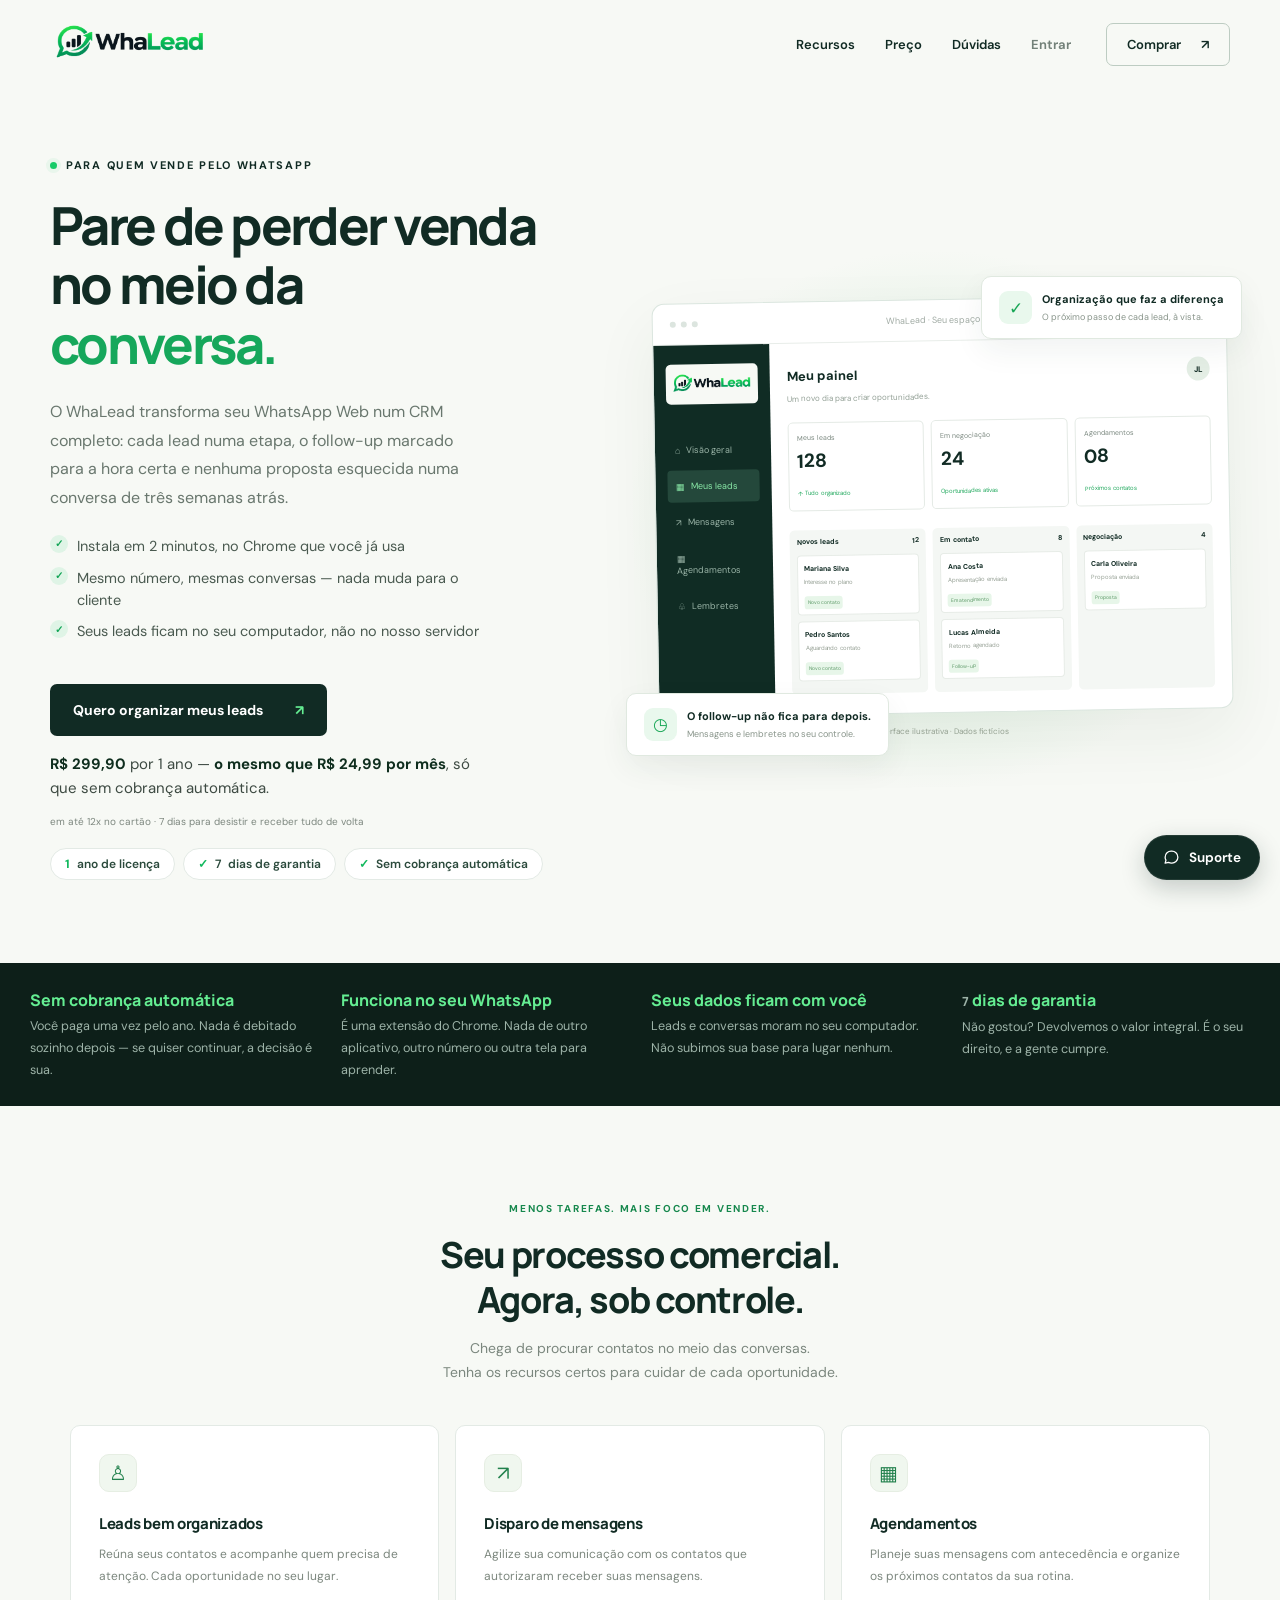
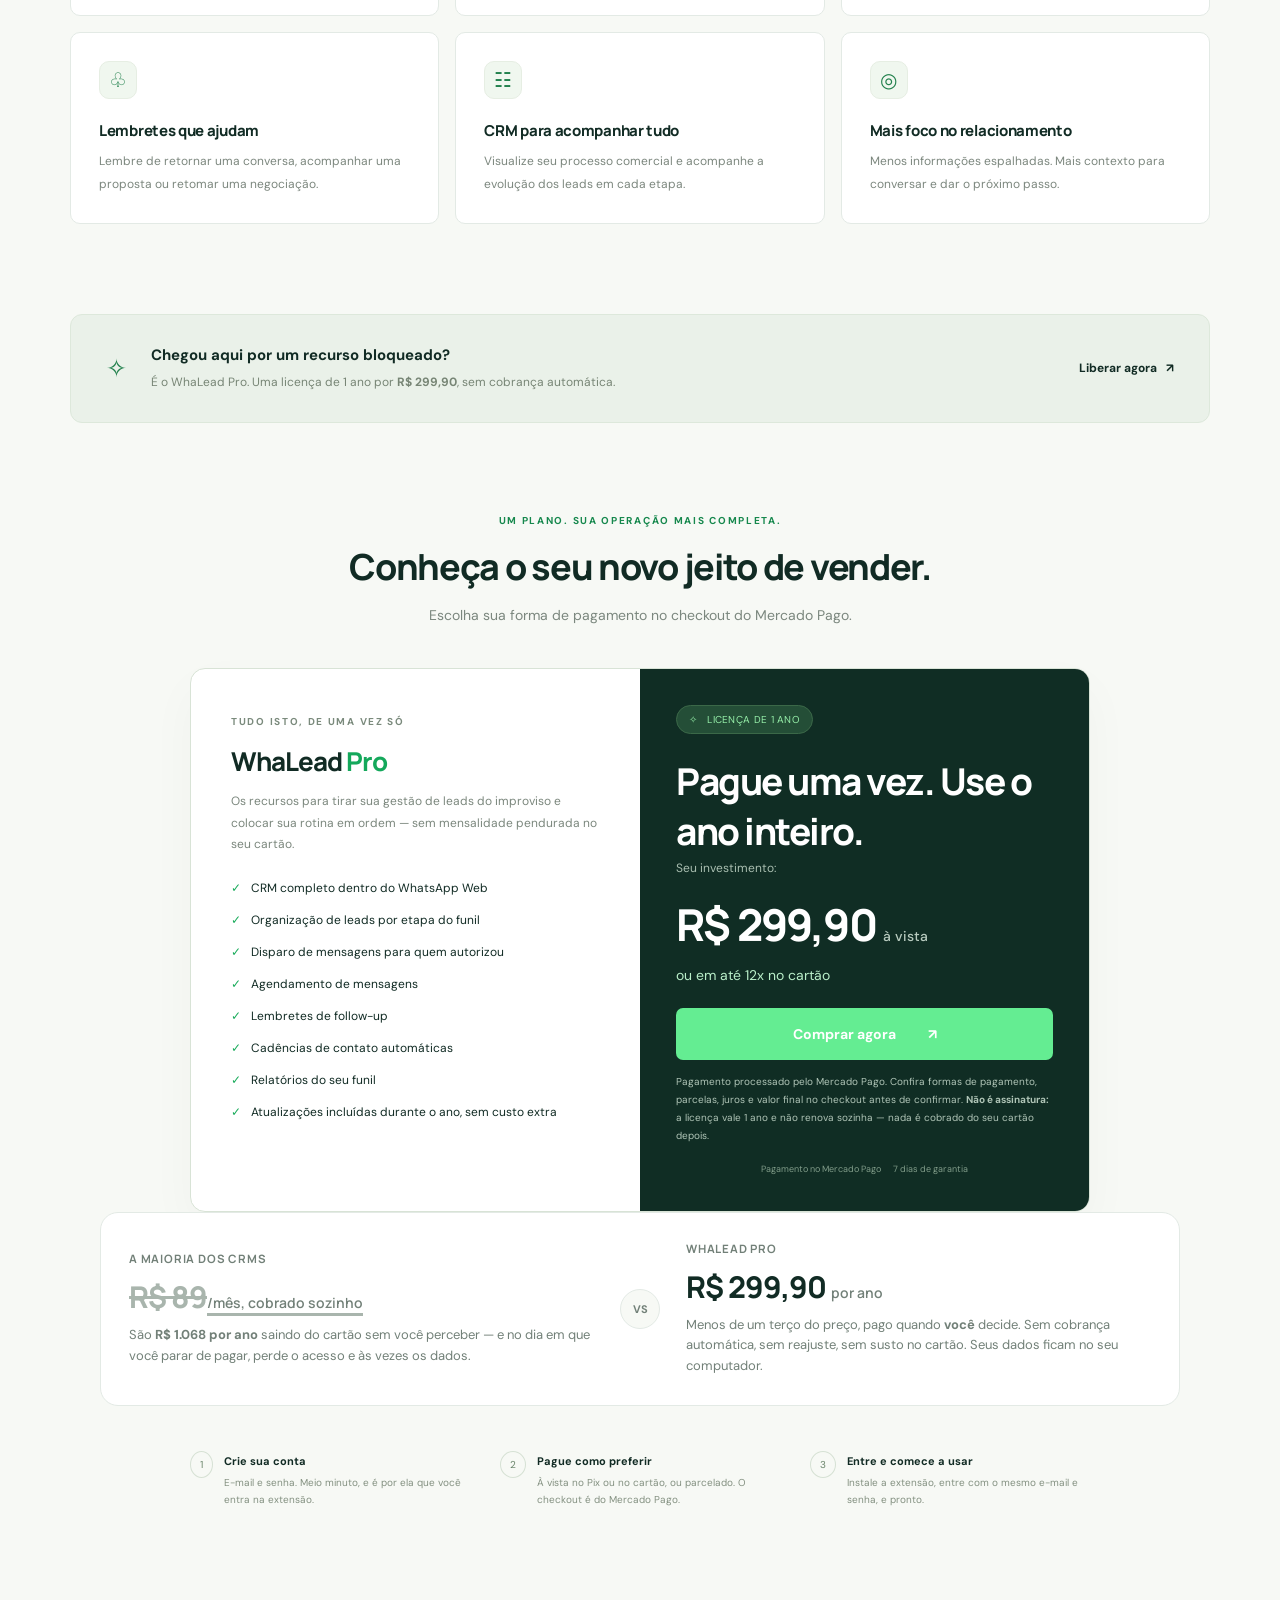
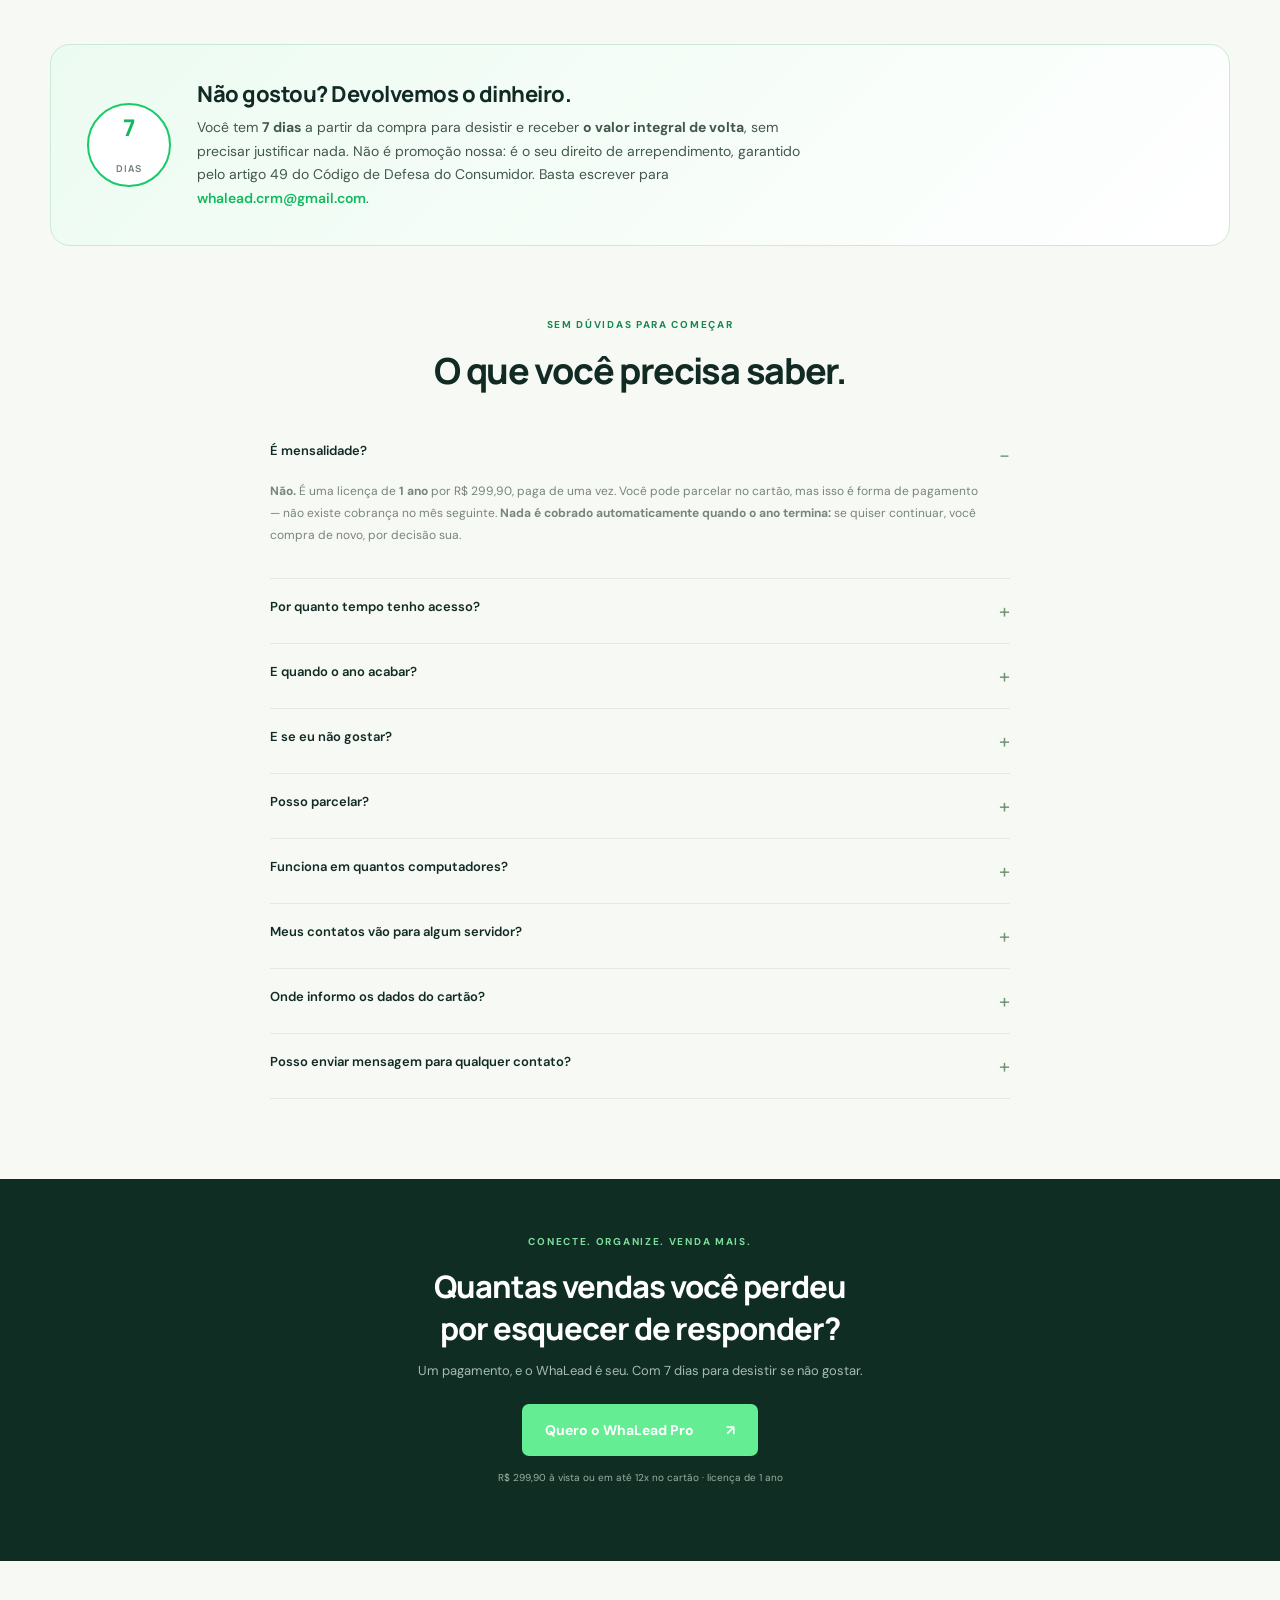
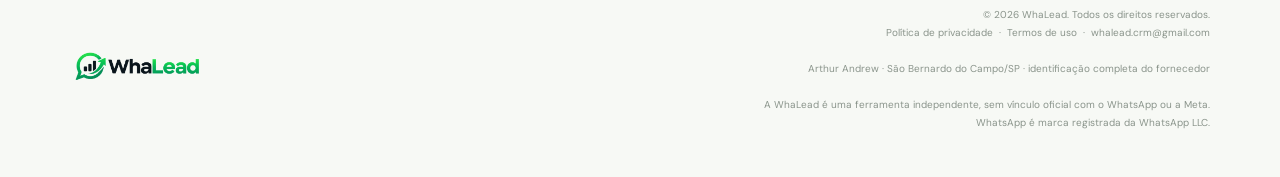
<file: index.html>
<!doctype html><html lang="pt-BR"><head><meta charset="UTF-8"><meta name="viewport" content="width=device-width,initial-scale=1"><title>WhaLead Pro — CRM dentro do seu WhatsApp Web</title>
<link rel="icon" href="brand.png">
<meta property="og:title" content="WhaLead Pro — CRM dentro do seu WhatsApp Web">
<meta property="og:description" content="Organize leads, programe mensagens e nunca mais perca um follow-up. Licença de 1 ano por R$ 299,90, sem cobrança automática.">
<meta property="og:image" content="logo-whalead.png">
<meta property="og:type" content="website">
<meta name="theme-color" content="#0d1f19"><meta name="description" content="CRM dentro do seu WhatsApp Web: organize leads, programe mensagens e nunca mais perca um follow-up. Licença de 1 ano por R$ 299,90, sem cobrança automática, com 7 dias de garantia."><style>
@import url('https://fonts.googleapis.com/css2?family=DM+Sans:wght@400;450;500;550;600;650;700&family=Manrope:wght@400;500;600;650;700;750;800&display=swap');
:root{--green:#64ed92;--bright:#17cb68;--ink:#112b24;--muted:#728078;--line:#e3eae5;--cream:#f7f9f5}*{box-sizing:border-box}html{scroll-behavior:smooth;scroll-padding-top:100px}body{margin:0;color:var(--ink);font-family:'DM Sans',sans-serif;background:var(--cream)}button,a{-webkit-tap-highlight-color:transparent}button{font:inherit}a{color:inherit;text-decoration:none}button,a{outline-offset:5px}header{height:88px;max-width:1240px;margin:auto;display:flex;align-items:center;justify-content:space-between;padding:0 30px}.brand{display:flex;align-items:center;font:800 27px Manrope,sans-serif;letter-spacing:-1.5px}.brand img{width:44px;height:43px;object-fit:contain;margin-right:7px}.brand span{color:#11b95d}nav{display:flex;align-items:center;gap:35px;font-size:13px;font-weight:600}.navcta{border:1px solid #bdccc2;padding:12px 20px;border-radius:7px;display:flex;gap:20px;align-items:center}.hero{padding:70px 30px 83px;max-width:1240px;margin:auto;display:grid;grid-template-columns:1fr 1.08fr;gap:45px;align-items:center}.eyebrow{font-size:11px;font-weight:700;letter-spacing:1.7px;display:flex;gap:9px;align-items:center}.dot{width:7px;height:7px;background:var(--bright);border-radius:50%;display:inline-block;box-shadow:0 0 0 4px #17cb6810}.hero h1{font:750 clamp(42px,4.1vw,60px)/1.13 Manrope,sans-serif;letter-spacing:-2.7px;margin:24px 0}.hero h1 em{font-style:normal;color:#16a75b}.hero p{font-size:16px;line-height:1.8;color:#69776e;max-width:425px}.button{border:0;background:var(--green);padding:17px 23px;display:inline-flex;justify-content:center;align-items:center;gap:32px;border-radius:7px;font-weight:700;font-size:14px;cursor:pointer;transition:transform .2s,background .2s}.button:hover{background:#7af4a2;transform:translateY(-2px)}.hero .button{margin-top:15px;background:var(--ink);color:white}.hero .button span{color:var(--green)}.fine{font-size:10px!important;line-height:1.7!important;margin-top:13px!important;color:#7d877f!important}.hero .checks{display:flex;gap:19px;font-size:11px;color:#66756b;margin-top:25px}.check{color:#12aa5b;margin-right:5px}.visual{position:relative;padding:25px 0 28px 14px}.visual:before{content:'';position:absolute;inset:-35px -25px;background:radial-gradient(ellipse,#d0ecd5 0,transparent 68%);z-index:-1}.app{background:white;border:1px solid #dbe6df;box-shadow:0 25px 65px #183a2510;border-radius:12px;overflow:hidden;transform:rotate(-1deg)}.appbar{display:flex;align-items:center;padding:14px 17px;border-bottom:1px solid #e8ede9;gap:5px}.appbar i{width:6px;height:6px;background:#dce5df;border-radius:50%}.appurl{font-size:9px;color:#a1aba4;text-align:center;flex:1}.appbody{display:flex;min-height:320px}.sidebar{background:#102c24;width:116px;color:#99b3a6;padding:19px 12px;flex-shrink:0}.sidebar .brand{font-size:15px;color:white;letter-spacing:-.7px;margin-bottom:30px}.sidebar .brand img{width:25px;height:25px;margin-right:2px}.menuitem{font-size:9px;padding:10px 8px;margin:4px 0;border-radius:4px}.menuitem.active{background:#24483b;color:#8aeaa8}.appmain{padding:20px 17px;flex:1;min-width:0}.appheading{display:flex;justify-content:space-between;align-items:center;font-size:13px;font-weight:700}.avatar{border-radius:50%;font-size:8px;background:#e4eee5;padding:7px}.appsublabel{font-size:8px;color:#93a096;margin-top:6px}.stats{display:grid;grid-template-columns:repeat(3,1fr);gap:7px;margin:19px 0}.stat{border:1px solid #e4eae5;border-radius:5px;padding:10px 8px}.stat small{font-size:7px;color:#7c8980;display:block}.stat strong{font-size:19px;display:block;margin:6px 0}.stat .up{color:#21a85d;font-size:6px}.kanban{display:flex;gap:7px}.column{flex:1;min-width:0;background:#f4f7f4;border-radius:5px;padding:7px}.columntitle{font-size:7px;font-weight:700;display:flex;justify-content:space-between;margin-bottom:9px}.lead{background:white;border:1px solid #e7ece7;border-radius:4px;padding:8px 6px;margin-bottom:6px;font-size:7px}.lead b{display:block;font-size:7px}.lead p{color:#96a095;font-size:6px;margin:4px 0 9px}.tag{background:#e7f6e9;color:#5a9765;font-size:5px;padding:3px;border-radius:3px}.float{position:absolute;background:white;border:1px solid #e0e9e0;box-shadow:0 12px 30px #1f3a2810;border-radius:10px;padding:14px 17px;display:flex;align-items:center;gap:10px;font-size:10px;z-index:2}.float b{display:block;font-size:11px;margin-bottom:4px}.float small{color:#89958b;font-size:9px}.float.top{top:2px;right:-12px}.float.bottom{bottom:8px;left:-15px}.floaticon{display:flex;align-items:center;justify-content:center;background:#e9f8ed;color:#17a655;width:33px;height:33px;border-radius:9px;font-size:17px}.strip{border-top:1px solid var(--line);border-bottom:1px solid var(--line);padding:24px 25px;display:flex;justify-content:center;gap:65px;font-size:12px;color:#78877d}.strip span{display:flex;align-items:center;gap:10px}.strip i{font-style:normal;color:#2c5e42;font-size:18px}.section{max-width:1200px;margin:auto;padding:90px 30px}.sectionhead{text-align:center;max-width:660px;margin:0 auto 40px}.label{color:#16884d;letter-spacing:1.7px;font-size:10px;font-weight:700;text-transform:uppercase}.section h2{font:750 36px/1.25 Manrope,sans-serif;letter-spacing:-1.3px;margin:15px 0}.sectionhead p{color:#7b877e;font-size:14px;line-height:1.7}.features{display:grid;grid-template-columns:repeat(3,1fr);gap:16px}.feature{padding:28px;border:1px solid var(--line);border-radius:10px;background:#fff}.feature .icon{width:38px;height:38px;display:flex;align-items:center;justify-content:center;background:#f0f7ef;border:1px solid #e6eee3;border-radius:10px;font-size:20px;color:#22814d}.feature h3{font:750 15px Manrope,sans-serif;letter-spacing:-.3px;margin:21px 0 9px}.feature p{font-size:12px;line-height:1.85;color:#7c877e;margin:0}.upgrade{background:#eaf1e9;border:1px solid #dde8db;max-width:1140px;margin:0 auto 20px;border-radius:12px;padding:30px 35px;display:flex;align-items:center;gap:24px}.upgrade .icon{font-size:25px;color:#22814d}.upgrade h3{font-size:15px;margin:0 0 7px}.upgrade p{font-size:12px;color:#778575;margin:0;line-height:1.7}.upgrade a{margin-left:auto;white-space:nowrap;font-size:12px;font-weight:700}.offersection{padding-top:65px}.pricing{max-width:900px;margin:auto;display:grid;grid-template-columns:1fr 1fr;overflow:hidden;border-radius:15px;border:1px solid #d8e3d6;background:white;box-shadow:0 20px 50px #183a2508}.planinfo{padding:40px}.planinfo .label{color:#7a8a7c}.planinfo h3{font:750 26px Manrope,sans-serif;margin:13px 0 9px;letter-spacing:-1px}.planinfo p{font-size:12px;color:#7b877d;line-height:1.8}.planlist{padding:0;margin:24px 0 0;list-style:none;font-size:12px}.planlist li{margin:16px 0;display:flex;gap:10px}.planlist li:before{content:'✓';color:#18ab5a}.planprice{background:#102d24;padding:36px;color:white;position:relative}.trialpill{background:#244e37;border:1px solid #3b6848;color:#96efa9;border-radius:30px;padding:7px 12px;display:inline-block;font-size:10px;letter-spacing:.3px}.trialtitle{font:750 37px Manrope,sans-serif;letter-spacing:-1.5px;margin:22px 0 2px}.after{color:#a9beb0;font-size:12px;line-height:1.8}.price{font:750 44px Manrope,sans-serif;letter-spacing:-1.8px;margin:14px 0 0}.price small{font:500 14px 'DM Sans',sans-serif;letter-spacing:0;color:#b8cbbf}.total{font-size:10px;color:#94ad9d;margin:7px 0 24px}.planprice .button{width:100%;margin-top:24px}.paymentnote{font-size:10px;color:#b0c5b7;line-height:1.8;margin-top:13px}.secure{display:flex;gap:12px;justify-content:center;font-size:9px;color:#809c89;margin-top:18px}.steps{display:flex;max-width:900px;margin:35px auto 0;gap:30px}.step{flex:1;display:flex;align-items:flex-start;gap:11px}.stepnum{font-size:10px;border:1px solid #d6e1d4;border-radius:50%;padding:6px 9px;color:#688369}.step b{display:block;font-size:11px;margin:3px 0 6px}.step p{font-size:10px;line-height:1.7;margin:0;color:#839080}.faq{max-width:800px;padding-top:20px;padding-bottom:80px}.faq .sectionhead{margin-bottom:30px}details{border-bottom:1px solid var(--line);padding:19px 0}summary{cursor:pointer;font-size:13px;font-weight:600;list-style:none;display:flex;justify-content:space-between;gap:20px}summary:after{content:'+';font-size:20px;font-weight:400;color:#719477}details[open] summary:after{content:'−'}details p{color:#788579;font-size:12px;line-height:1.85;padding-right:25px}.endcta{background:#102d24;color:white;padding:50px 30px;text-align:center}.endcta h2{font:750 31px Manrope,sans-serif;letter-spacing:-1px;margin:0 0 12px}.endcta p{font-size:13px;color:#a6bcb0;margin-bottom:25px}.endcta .fine{color:#9ab09f!important}footer{max-width:1200px;margin:auto;padding:35px 30px;display:flex;align-items:center;justify-content:space-between;gap:20px}footer .brand{font-size:21px}footer .brand img{width:33px;height:33px}footer p{color:#8a948b;font-size:10px;line-height:1.8;text-align:right}.modal{border:1px solid #d9e4d9;border-radius:16px;padding:32px;max-width:440px;width:calc(100% - 36px);color:var(--ink)}.modal::backdrop{background:#0b241cc9;backdrop-filter:blur(5px)}.modal h2{font:750 24px Manrope,sans-serif;letter-spacing:-.7px}.modal p{font-size:13px;line-height:1.8;color:#758375}.modal .button{width:100%;margin-top:10px}.close{position:absolute;right:16px;top:12px;border:0;background:none;font-size:24px;color:#839080;cursor:pointer}.context{display:none;background:#e4f4e5;border-bottom:1px solid #d2e6d5;text-align:center;padding:11px 20px;font-size:12px}.context.visible{display:block}.mobilecta{display:none}@media(min-width:1500px){.hero{padding-top:95px;padding-bottom:110px}}@media(max-width:950px){.hero{gap:25px;padding-top:45px}.hero h1{font-size:43px}.visual{padding-left:0}.float.top{right:-6px}.sidebar{width:87px;padding:15px 7px}.sidebar .brand{font-size:12px}.appmain{padding:16px 10px}.strip{gap:25px}.hero .checks{gap:10px;font-size:9px}.feature{padding:23px}.hero p{font-size:14px}}@media(max-width:700px){header{height:75px;padding:0 20px}.brand{font-size:24px}nav>a:not(.navcta){display:none}.navcta{font-size:11px;padding:10px 13px;gap:12px}.hero{display:flex;flex-direction:column;padding:35px 23px 55px;gap:40px;align-items:stretch}.hero h1{font-size:44px;letter-spacing:-2px;max-width:480px}.hero p{max-width:450px}.hero .checks{font-size:10px;gap:18px}.visual{max-width:510px;width:100%;align-self:center;padding:20px 8px}.float.top{right:0}.float.bottom{left:0;bottom:0}.appbody{min-height:290px}.sidebar{width:100px}.strip{display:grid;grid-template-columns:1fr 1fr;gap:20px;font-size:10px;padding:23px}.section{padding:60px 22px}.section h2{font-size:29px}.features{grid-template-columns:1fr 1fr;gap:10px}.feature{padding:20px 16px}.feature h3{font-size:13px}.feature p{font-size:11px}.upgrade{margin:0 22px;padding:23px;gap:15px;flex-wrap:wrap}.upgrade .icon{display:none}.upgrade a{margin-left:0}.pricing{grid-template-columns:1fr}.planinfo{padding:30px}.planprice{padding:30px}.steps{flex-direction:column;gap:20px}.faq{padding-top:0}.endcta h2{font-size:27px}footer{padding:28px 22px 90px;align-items:flex-start}footer p{font-size:8px;max-width:190px}footer .brand{font-size:18px}.mobilecta{display:flex;position:fixed;bottom:0;left:0;right:0;background:#f7f9f5f5;backdrop-filter:blur(10px);border-top:1px solid var(--line);padding:10px 16px;z-index:5;align-items:center;justify-content:space-between;gap:10px}.mobilecta b{font-size:12px}.mobilecta small{font-size:9px;color:#758375;display:block;margin-top:3px}.mobilecta .button{padding:13px 16px;font-size:11px;gap:10px}}

.brand img.full-logo{width:160px;height:auto;margin:0;object-fit:contain}.sidebar .brand{background:#f7f9f5;border-radius:5px;padding:6px 4px}.sidebar .brand img.full-logo{width:100%;height:auto}footer .brand img.full-logo{width:135px;height:auto}@media(max-width:700px){.brand img.full-logo{width:140px}footer .brand img.full-logo{width:110px}}

/* ============ acrescentado: foco na compra ============ */
.navlinks{display:flex;align-items:center;gap:30px}
.naventrar{font-weight:650;color:var(--muted)}
.naventrar:hover{color:var(--ink)}
.heroguarantee{display:flex;flex-wrap:wrap;gap:8px;margin:18px 0 0}
.heroprova{list-style:none;margin:22px 0 26px;padding:0;max-width:450px}
.heroprova li{position:relative;padding:0 0 0 27px;margin:0 0 9px;font-size:14.5px;line-height:1.55;color:#4a5a50}
.heroprova li:before{content:"✓";position:absolute;left:0;top:0;width:18px;height:18px;border-radius:50%;background:#dff4e6;color:#11a455;font-size:10px;font-weight:800;display:flex;align-items:center;justify-content:center}
.heroprice{font-size:15px!important;line-height:1.6!important;margin:16px 0 0!important;color:#3d4a42!important;max-width:450px}
.heroprice b{color:#0f2e1e}
.gbadge{display:inline-flex;align-items:center;gap:7px;font-size:12px;font-weight:600;
  background:#fff;border:1px solid var(--line);border-radius:30px;padding:7px 14px;color:#2b4a3c}
.gbadge b{color:#11b95d;font-weight:750}
.valuebar{background:#0d1f19;color:#e8f5ed;padding:26px 30px}
.valuebar .in{max-width:1240px;margin:auto;display:grid;
  grid-template-columns:repeat(auto-fit,minmax(215px,1fr));gap:22px}
.valuebar div b{display:block;font:750 16px Manrope,sans-serif;color:#64ed92;margin-bottom:3px}
.valuebar div span{font-size:12.6px;line-height:1.6;color:#9db3a8}
.compare{max-width:1240px;margin:0 auto;padding:0 30px 10px}
.comparebox{background:#fff;border:1px solid var(--line);border-radius:18px;padding:28px;
  display:grid;grid-template-columns:1fr auto 1fr;gap:26px;align-items:center}
.comparebox h4{font:700 14px Manrope,sans-serif;margin:0 0 10px;color:var(--muted);
  text-transform:uppercase;letter-spacing:.8px;font-size:11.5px}
.comparebox .big{font:750 30px Manrope,sans-serif;letter-spacing:-1px;color:var(--ink)}
.comparebox .big small{font-size:14px;font-weight:600;color:var(--muted);letter-spacing:0}
.comparebox .risca{text-decoration:line-through;color:#a9b5ad}
.comparebox .vs{width:40px;height:40px;border-radius:50%;background:var(--cream);
  border:1px solid var(--line);display:grid;place-items:center;font-size:11px;
  font-weight:700;color:var(--muted)}
.comparebox p{font-size:13px;color:var(--muted);margin:8px 0 0;line-height:1.6}
.guarantee{max-width:1240px;margin:0 auto;padding:46px 30px}
.guaranteebox{background:linear-gradient(135deg,#ecfbf1,#fff);border:1px solid #c8ead6;
  border-radius:20px;padding:34px 36px;display:flex;gap:26px;align-items:center}
.gseal{width:84px;height:84px;flex-shrink:0;border-radius:50%;background:#fff;
  border:2px solid #17cb68;display:grid;place-items:center;text-align:center;
  font:750 23px/1 Manrope,sans-serif;color:#11b95d}
.gseal small{display:block;font-size:9.5px;letter-spacing:.9px;font-weight:700;
  color:var(--muted);margin-top:3px}
.guaranteebox h3{font:750 22px Manrope,sans-serif;margin:0 0 7px;letter-spacing:-.5px}
.guaranteebox p{margin:0;font-size:14px;line-height:1.7;color:#43584d;max-width:62ch}
@media(max-width:820px){
  .comparebox{grid-template-columns:1fr;text-align:center}
  .comparebox .vs{margin:0 auto}
  .guaranteebox{flex-direction:column;text-align:center}
}
</style></head><body>
<div class="context" id="context">Você encontrou um recurso Pro. Conheça a WhaLead Pro e organize sua rotina comercial.</div>
<header><a class="brand" href="#" aria-label="WhaLead início"><img class="full-logo" src="logo-whalead.png" alt="WhaLead"></a><nav><div class="navlinks"><a href="#recursos">Recursos</a><a href="#plano">Preço</a><a href="#duvidas">Dúvidas</a><a class="naventrar" href="entrar.html" data-sealogado data-sealogado-txt="Minha conta">Entrar</a></div><a class="navcta" data-comprar data-sealogado>Comprar <span>↗</span></a></nav></header>
<main><section class="hero"><div><div class="eyebrow"><span class="dot"></span> PARA QUEM VENDE PELO WHATSAPP</div><h1>Pare de perder venda<br>no meio da<br><em>conversa.</em></h1><p>O WhaLead transforma seu WhatsApp Web num CRM completo: cada lead numa etapa, o follow-up marcado para a hora certa e nenhuma proposta esquecida numa conversa de três semanas atrás.</p><ul class="heroprova"><li>Instala em 2 minutos, no Chrome que você já usa</li><li>Mesmo número, mesmas conversas — nada muda para o cliente</li><li>Seus leads ficam no seu computador, não no nosso servidor</li></ul><a class="button" data-comprar data-sealogado>Quero organizar meus leads <span>↗</span></a><p class="heroprice"><b data-t="preco">R$ 299,90</b> por 1 ano — <b>o mesmo que R$ 24,99 por mês</b>, só que sem cobrança automática.</p><p class="fine"><span data-t="parcelado">em até 12x no cartão</span> · <span data-t="garantia">7</span> dias para desistir e receber tudo de volta</p><div class="heroguarantee"><span class="gbadge"><b>1</b> ano de licença</span><span class="gbadge"><b>✓</b> <span data-t="garantia">7</span> dias de garantia</span><span class="gbadge"><b>✓</b> Sem cobrança automática</span></div></div>
<div class="visual" aria-label="Ilustração da organização de leads na WhaLead"><div class="float top"><div class="floaticon">✓</div><div><b>Organização que faz a diferença</b><small>O próximo passo de cada lead, à vista.</small></div></div><div class="app"><div class="appbar"><i></i><i></i><i></i><span class="appurl">WhaLead · Seu espaço de vendas</span></div><div class="appbody"><aside class="sidebar"><div class="brand"><img class="full-logo" src="logo-whalead.png" alt="WhaLead"></div><div class="menuitem">⌂ &nbsp; Visão geral</div><div class="menuitem active">▦ &nbsp; Meus leads</div><div class="menuitem">↗ &nbsp; Mensagens</div><div class="menuitem">▦ &nbsp; Agendamentos</div><div class="menuitem">♧ &nbsp; Lembretes</div></aside><div class="appmain"><div class="appheading">Meu painel <span class="avatar">JL</span></div><div class="appsublabel">Um novo dia para criar oportunidades.</div><div class="stats"><div class="stat"><small>Meus leads</small><strong>128</strong><span class="up">↑ Tudo organizado</span></div><div class="stat"><small>Em negociação</small><strong>24</strong><span class="up">Oportunidades ativas</span></div><div class="stat"><small>Agendamentos</small><strong>08</strong><span class="up">Próximos contatos</span></div></div><div class="kanban"><div class="column"><div class="columntitle">Novos leads <span>12</span></div><div class="lead"><b>Mariana Silva</b><p>Interesse no plano</p><span class="tag">Novo contato</span></div><div class="lead"><b>Pedro Santos</b><p>Aguardando contato</p><span class="tag">Novo contato</span></div></div><div class="column"><div class="columntitle">Em contato <span>8</span></div><div class="lead"><b>Ana Costa</b><p>Apresentação enviada</p><span class="tag">Em atendimento</span></div><div class="lead"><b>Lucas Almeida</b><p>Retorno agendado</p><span class="tag">Follow-up</span></div></div><div class="column"><div class="columntitle">Negociação <span>4</span></div><div class="lead"><b>Carla Oliveira</b><p>Proposta enviada</p><span class="tag">Proposta</span></div></div></div></div></div></div><div class="float bottom"><div class="floaticon">◷</div><div><b>O follow-up não fica para depois.</b><small>Mensagens e lembretes no seu controle.</small></div></div><div style="text-align:center;font-size:8px;color:#99a596;margin-top:13px">Interface ilustrativa · Dados fictícios</div></div></section>
<div class="valuebar"><div class="in"><div><b>Sem cobrança automática</b><span>Você paga uma vez pelo ano. Nada é debitado sozinho depois — se quiser continuar, a decisão é sua.</span></div><div><b>Funciona no seu WhatsApp</b><span>É uma extensão do Chrome. Nada de outro aplicativo, outro número ou outra tela para aprender.</span></div><div><b>Seus dados ficam com você</b><span>Leads e conversas moram no seu computador. Não subimos sua base para lugar nenhum.</span></div><div><b><span data-t="garantia">7</span> dias de garantia</b><span>Não gostou? Devolvemos o valor integral. É o seu direito, e a gente cumpre.</span></div></div></div>
<section class="section" id="recursos"><div class="sectionhead"><span class="label">Menos tarefas. Mais foco em vender.</span><h2>Seu processo comercial.<br>Agora, sob controle.</h2><p>Chega de procurar contatos no meio das conversas.<br>Tenha os recursos certos para cuidar de cada oportunidade.</p></div><div class="features"><article class="feature"><div class="icon">♙</div><h3>Leads bem organizados</h3><p>Reúna seus contatos e acompanhe quem precisa de atenção. Cada oportunidade no seu lugar.</p></article><article class="feature"><div class="icon">↗</div><h3>Disparo de mensagens</h3><p>Agilize sua comunicação com os contatos que autorizaram receber suas mensagens.</p></article><article class="feature"><div class="icon">▦</div><h3>Agendamentos</h3><p>Planeje suas mensagens com antecedência e organize os próximos contatos da sua rotina.</p></article><article class="feature"><div class="icon">♧</div><h3>Lembretes que ajudam</h3><p>Lembre de retornar uma conversa, acompanhar uma proposta ou retomar uma negociação.</p></article><article class="feature"><div class="icon">☷</div><h3>CRM para acompanhar tudo</h3><p>Visualize seu processo comercial e acompanhe a evolução dos leads em cada etapa.</p></article><article class="feature"><div class="icon">◎</div><h3>Mais foco no relacionamento</h3><p>Menos informações espalhadas. Mais contexto para conversar e dar o próximo passo.</p></article></div></section>
<div class="upgrade"><div class="icon">✧</div><div><h3>Chegou aqui por um recurso bloqueado?</h3><p>É o WhaLead Pro. Uma licença de 1 ano por <b data-t="preco">R$ 299,90</b>, sem cobrança automática.</p></div><a data-comprar data-sealogado>Liberar agora &nbsp; ↗</a></div>
<section class="section offersection" id="plano"><div class="sectionhead"><span class="label">Um plano. Sua operação mais completa.</span><h2>Conheça o seu novo jeito de vender.</h2><p>Escolha sua forma de pagamento no checkout do Mercado Pago.</p></div><div class="pricing"><div class="planinfo"><span class="label">Tudo isto, de uma vez só</span><h3>WhaLead <span style="color:#14a85b">Pro</span></h3><p>Os recursos para tirar sua gestão de leads do improviso e colocar sua rotina em ordem — sem mensalidade pendurada no seu cartão.</p><ul class="planlist"><li>CRM completo dentro do WhatsApp Web</li><li>Organização de leads por etapa do funil</li><li>Disparo de mensagens para quem autorizou</li><li>Agendamento de mensagens</li><li>Lembretes de follow-up</li><li>Cadências de contato automáticas</li><li>Relatórios do seu funil</li><li>Atualizações incluídas durante o ano, sem custo extra</li></ul></div><div class="planprice"><span class="trialpill">✧ &nbsp; LICENÇA DE 1 ANO</span><div class="trialtitle">Pague uma vez. Use o ano inteiro.</div><div class="after">Seu investimento:</div><div class="price"><span data-t="preco">R$ 299,90</span> <small>à vista</small></div><div style="font-size:14px;color:#b9efc9;margin-top:12px">ou <span data-t="parcelado">em até 12x no cartão</span></div><a class="button checkout" data-comprar data-sealogado>Comprar agora <span>↗</span></a><p class="paymentnote">Pagamento processado pelo Mercado Pago. Confira formas de pagamento, parcelas, juros e valor final no checkout antes de confirmar. <b>Não é assinatura:</b> a licença vale 1 ano e não renova sozinha — nada é cobrado do seu cartão depois.</p><div class="secure"><span>Pagamento no Mercado Pago</span><span><span data-t="garantia">7</span> dias de garantia</span></div></div></div>

<div class="compare"><div class="comparebox"><div><h4>A maioria dos CRMs</h4><div class="big risca">R$ 89<small>/mês, cobrado sozinho</small></div><p>São <b>R$ 1.068 por ano</b> saindo do cartão sem você perceber — e no dia em que você parar de pagar, perde o acesso e às vezes os dados.</p></div><div class="vs">VS</div><div><h4>WhaLead Pro</h4><div class="big"><span data-t="preco">R$ 299,90</span> <small>por ano</small></div><p>Menos de um terço do preço, pago quando <b>você</b> decide. Sem cobrança automática, sem reajuste, sem susto no cartão. Seus dados ficam no seu computador.</p></div></div></div>

<div class="steps"><div class="step"><span class="stepnum">1</span><div><b>Crie sua conta</b><p>E-mail e senha. Meio minuto, e é por ela que você entra na extensão.</p></div></div><div class="step"><span class="stepnum">2</span><div><b>Pague como preferir</b><p>À vista no Pix ou no cartão, ou parcelado. O checkout é do Mercado Pago.</p></div></div><div class="step"><span class="stepnum">3</span><div><b>Entre e comece a usar</b><p>Instale a extensão, entre com o mesmo e-mail e senha, e pronto.</p></div></div></div></section>

<div class="guarantee"><div class="guaranteebox"><div class="gseal"><span data-t="garantia">7</span><small>DIAS</small></div><div><h3>Não gostou? Devolvemos o dinheiro.</h3><p>Você tem <b><span data-t="garantia">7</span> dias</b> a partir da compra para desistir e receber <b>o valor integral de volta</b>, sem precisar justificar nada. Não é promoção nossa: é o seu direito de arrependimento, garantido pelo artigo 49 do Código de Defesa do Consumidor. Basta escrever para <a data-suporte style="color:#11b95d;font-weight:600">whalead.crm@gmail.com</a>.</p></div></div></div>
<section class="section faq" id="duvidas"><div class="sectionhead"><span class="label">Sem dúvidas para começar</span><h2>O que você precisa saber.</h2></div><details open><summary>É mensalidade?</summary><p><b>Não.</b> É uma licença de <b>1 ano</b> por <span data-t="preco">R$ 299,90</span>, paga de uma vez. Você pode parcelar no cartão, mas isso é forma de pagamento — não existe cobrança no mês seguinte. <b>Nada é cobrado automaticamente quando o ano termina:</b> se quiser continuar, você compra de novo, por decisão sua.</p></details><details><summary>Por quanto tempo tenho acesso?</summary><p><b>1 ano</b>, contado do dia da compra. A data exata de vencimento fica no seu painel, e a extensão avisa quando estiver chegando perto. Durante esse ano, todas as atualizações vêm junto, sem custo adicional.</p></details><details><summary>E quando o ano acabar?</summary><p>O acesso para de funcionar e seus dados continuam no seu computador — nada é apagado. Para voltar a usar, é só comprar outra licença de 1 ano. <b>Não existe renovação automática</b>: nenhum valor é cobrado sem você decidir.</p></details><details><summary>E se eu não gostar?</summary><p>Você tem <span data-t="garantia">7</span> dias para desistir e receber o valor integral de volta, sem precisar explicar o motivo — é o direito de arrependimento do Código de Defesa do Consumidor. Escreva para <a data-suporte>whalead.crm@gmail.com</a> e resolvemos.</p></details><details><summary>Posso parcelar?</summary><p>Sim, <span data-t="parcelado">em até 12x no cartão</span>. O número de parcelas, os juros e o valor final aparecem no checkout do Mercado Pago antes de você confirmar. Confira lá.</p></details><details><summary>Funciona em quantos computadores?</summary><p>Um de cada vez. Trocar de máquina é só entrar com seu e-mail e senha na nova — a anterior se desconecta sozinha, sem precisar pedir nada para ninguém.</p></details><details><summary>Meus contatos vão para algum servidor?</summary><p><b>Não.</b> Seus leads, conversas e anotações ficam no seu computador. O que sai daqui é apenas o necessário para confirmar que sua compra é válida. Veja a <a href="privacidade.html" style="color:#11b95d;font-weight:600">política de privacidade</a>.</p></details><details><summary>Onde informo os dados do cartão?</summary><p>Somente no checkout do Mercado Pago. Esta página não coleta nem armazena dados de cartão em momento nenhum.</p></details><details><summary>Posso enviar mensagem para qualquer contato?</summary><p>Use com responsabilidade: só com quem autorizou receber suas mensagens. Respeite pedidos de descadastro, a LGPD e as regras do WhatsApp. O WhaLead não envia nada sozinho — toda mensagem é escrita e confirmada por você. Ainda assim, envio em massa pode levar ao bloqueio do seu número pelo WhatsApp, e esse risco é seu.</p></details></section>
<section class="endcta"><span class="label" style="color:#7dde9b">Conecte. Organize. Venda mais.</span><h2 style="margin-top:15px">Quantas vendas você perdeu<br>por esquecer de responder?</h2><p>Um pagamento, e o WhaLead é seu. Com <span data-t="garantia">7</span> dias para desistir se não gostar.</p><a class="button checkout" data-comprar data-sealogado>Quero o WhaLead Pro <span>↗</span></a><p class="fine"><span data-t="preco">R$ 299,90</span> à vista ou <span data-t="parcelado">em até 12x no cartão</span> · licença de 1 ano</p></section></main>

<footer><a class="brand" href="#"><img class="full-logo" src="logo-whalead.png" alt="WhaLead"></a><p>© <span data-t="ano">2026</span> WhaLead. Todos os direitos reservados.<br><a href="privacidade.html">Política de privacidade</a> &nbsp;·&nbsp; <a href="termos.html">Termos de uso</a> &nbsp;·&nbsp; <a data-suporte>whalead.crm@gmail.com</a><br><br>Arthur Andrew · São Bernardo do Campo/SP · <a href="termos.html#identificacao">identificação completa do fornecedor</a><br><br>A WhaLead é uma ferramenta independente, sem vínculo oficial com o WhatsApp ou a Meta.<br>WhatsApp é marca registrada da WhatsApp LLC.</p></footer>

<div class="mobilecta"><div><b>WhaLead Pro · <span data-t="preco">R$ 299,90</span></b><small>Licença de 1 ano · <span data-t="garantia">7</span> dias de garantia</small></div><a class="button checkout" data-comprar data-sealogado>Comprar ↗</a></div>

<script src="config.js?v=10"></script>
<script src="comum.js?v=10"></script>
</body></html>
</file>
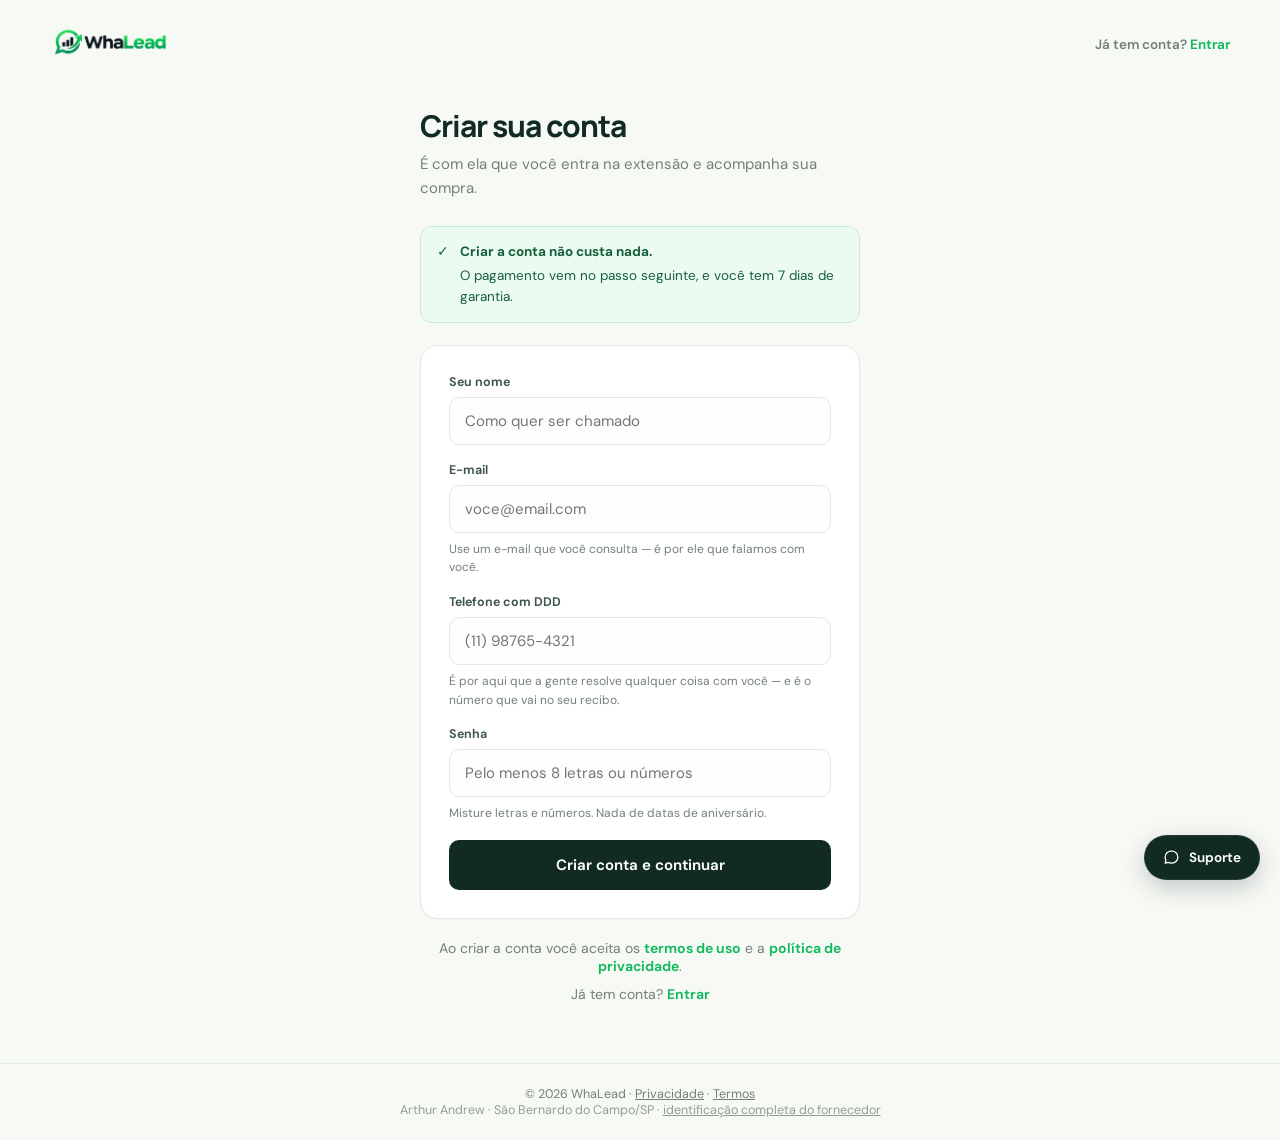
<file: criar-conta.html>
<!doctype html>
<html lang="pt-BR">
<head>
<meta charset="utf-8">
<meta name="viewport" content="width=device-width,initial-scale=1">
<title>Criar conta — WhaLead</title>
<meta name="robots" content="noindex">
<link rel="icon" href="brand.png">
<link rel="stylesheet" href="conta.css">
</head>
<body>
<header>
  <a class="brand" href="index.html"><img src="logo-whalead.png" alt="WhaLead"></a>
  <nav>Já tem conta? <a href="entrar.html" style="color:#11b95d;font-weight:650">Entrar</a></nav>
</header>

<main><div class="caixa">
  <h1>Criar sua conta</h1>
  <p class="sub">É com ela que você entra na extensão e acompanha sua compra.</p>

  <div class="selo"><span>✓</span><span><b>Criar a conta não custa nada.</b>
    O pagamento vem no passo seguinte, e você tem
    <span data-t="garantia">7</span> dias de garantia.</span></div>

  <form id="f" novalidate>
    <div class="erro" id="erro"></div>
    <div class="campo">
      <label for="nome">Seu nome</label>
      <input id="nome" autocomplete="name" placeholder="Como quer ser chamado">
    </div>
    <div class="campo">
      <label for="email">E-mail</label>
      <input id="email" type="email" autocomplete="email" placeholder="voce@email.com" required>
      <p class="dica">Use um e-mail que você consulta — é por ele que falamos com você.</p>
    </div>
    <div class="campo">
      <label for="tel">Telefone com DDD</label>
      <input id="tel" type="tel" inputmode="numeric" autocomplete="tel"
             placeholder="(11) 98765-4321" maxlength="16" required>
      <p class="dica">É por aqui que a gente resolve qualquer coisa com você — e é o
        número que vai no seu recibo.</p>
    </div>
    <div class="campo">
      <label for="senha">Senha</label>
      <input id="senha" type="password" autocomplete="new-password"
             placeholder="Pelo menos 8 letras ou números" required>
      <p class="dica">Misture letras e números. Nada de datas de aniversário.</p>
    </div>
    <button id="bt" type="submit">Criar conta e continuar</button>
  </form>

  <p class="pe">Ao criar a conta você aceita os <a href="termos.html">termos de uso</a>
    e a <a href="privacidade.html">política de privacidade</a>.</p>
  <p class="pe" style="margin-top:10px">Já tem conta?
    <a href="entrar.html">Entrar</a></p>
</div></main>

<footer>© <span data-t="ano">2026</span> WhaLead ·
  <a href="privacidade.html">Privacidade</a> · <a href="termos.html">Termos</a>
  <!-- Decreto 7.962/2013, art. 2º: quem vende tem que estar identificado
       em local de fácil visualização, em toda página que oferta ou fecha. -->
  <br><span style="font-size:12.5px;opacity:.75">Arthur Andrew · São Bernardo do Campo/SP · <a href="termos.html#identificacao">identificação completa do fornecedor</a></span></footer>

<script src="config.js?v=10"></script>
<script src="comum.js?v=10"></script>
<script>
(function () {
  var C = window.WHALEAD_CONFIG || {};
  var f = document.getElementById('f'), bt = document.getElementById('bt'),
      cx = document.getElementById('erro');

  function erro(t) { cx.textContent = t; cx.className = 'erro on';
    bt.disabled = false; bt.textContent = 'Criar conta e continuar'; }

  /* ---- telefone: a pessoa digita só números e a tela formata sozinha ---- */
  var so = function (v) {
    return String(v || '').replace(/\D+/g, '').replace(/^0+/, '')
      .replace(/^55(?=\d{10,11}$)/, '').slice(0, 11);
  };
  function mascara(v) {
    var n = so(v);
    if (n.length <= 2)  return n.length ? '(' + n : '';
    if (n.length <= 6)  return '(' + n.slice(0,2) + ') ' + n.slice(2);
    if (n.length <= 10) return '(' + n.slice(0,2) + ') ' + n.slice(2,6) + '-' + n.slice(6);
    return '(' + n.slice(0,2) + ') ' + n.slice(2,7) + '-' + n.slice(7);
  }
  function problemaDoTelefone(n) {
    if (!n) return 'Escreva seu telefone com DDD.';
    if (n.length < 10) return 'Faltam dígitos no telefone. Escreva o DDD e o número.';
    if (Number(n.slice(0,2)) < 11) return 'Esse DDD não existe. Confira os dois primeiros dígitos.';
    if (n.length === 11 && n[2] !== '9')
      return 'Celular tem 9 na frente do número. Confira, ou tire um dígito se for fixo.';
    if (/^(\d)\1+$/.test(n.slice(2))) return 'Esse número não parece de verdade. Confira.';
    return '';
  }
  var cTel = document.getElementById('tel');
  cTel.addEventListener('input', function () { cTel.value = mascara(cTel.value); });
  cTel.addEventListener('blur', function () { cTel.value = mascara(cTel.value); });

  f.addEventListener('submit', async function (ev) {
    ev.preventDefault();
    cx.className = 'erro';
    var email = document.getElementById('email').value.trim(),
        senha = document.getElementById('senha').value,
        tel   = so(document.getElementById('tel').value);
    if (!email) return erro('Escreva seu e-mail.');
    var ruimTel = problemaDoTelefone(tel);
    if (ruimTel) return erro(ruimTel);
    if (senha.length < 8) return erro('A senha precisa de pelo menos 8 letras ou números.');

    if (!C.api) {   // servidor ainda não publicado: segue direto ao pagamento
      location.href = C.checkoutUrl || 'index.html';
      return;
    }
    bt.disabled = true; bt.textContent = 'Criando…';
    try {
      var r = await fetch(C.api + '/criar-conta', {
        method: 'POST', headers: { 'content-type': 'application/json' },
        body: JSON.stringify({ nome: document.getElementById('nome').value.trim(),
          email: email, telefone: tel, senha: senha, apelido: 'Site' })
      });
      var j = await r.json();
      if (!j.ok) return erro(j.erro === 'ja_existe'
        ? 'Já existe uma conta com esse e-mail. Use "Entrar" ali em cima.'
        : (j.erro || 'Não consegui criar a conta agora. Tente de novo.'));
      localStorage.setItem('wl_sessao', j.sessao);
      localStorage.setItem('wl_email', j.email);
      location.href = 'painel.html?comprar=1';
    } catch (e) {
      erro('Não consegui falar com o servidor. Confira sua internet e tente de novo.');
    }
  });
})();
</script>
</body>
</html>
</file>
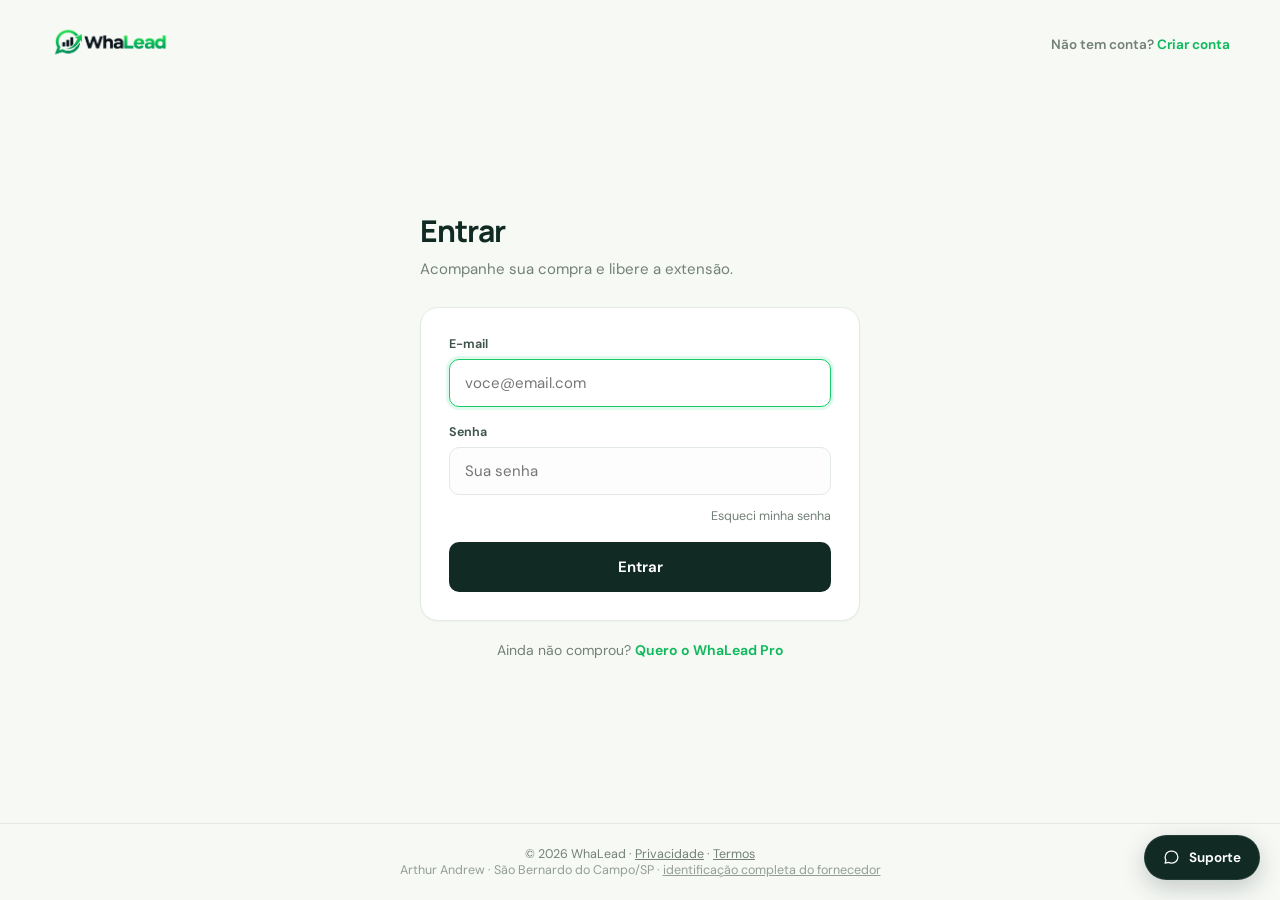
<file: entrar.html>
<!doctype html>
<html lang="pt-BR">
<head>
<meta charset="utf-8">
<meta name="viewport" content="width=device-width,initial-scale=1">
<title>Entrar — WhaLead</title>
<meta name="robots" content="noindex">
<link rel="icon" href="brand.png">
<link rel="stylesheet" href="conta.css">
</head>
<body>
<header>
  <a class="brand" href="index.html"><img src="logo-whalead.png" alt="WhaLead"></a>
  <nav>Não tem conta? <a href="criar-conta.html" style="color:#11b95d;font-weight:650">Criar conta</a></nav>
</header>

<main><div class="caixa">
  <h1>Entrar</h1>
  <p class="sub">Acompanhe sua compra e libere a extensão.</p>

  <form id="f" novalidate>
    <div class="erro" id="erro"></div>
    <div class="campo">
      <label for="email">E-mail</label>
      <input id="email" type="email" autocomplete="email" placeholder="voce@email.com" required autofocus>
    </div>
    <div class="campo">
      <label for="senha">Senha</label>
      <input id="senha" type="password" autocomplete="current-password" placeholder="Sua senha" required>
    </div>
    <div class="esq"><a data-abrir-suporte>Esqueci minha senha</a></div>
    <button id="bt" type="submit">Entrar</button>
  </form>

  <p class="pe">Ainda não comprou? <a data-comprar>Quero o WhaLead Pro</a></p>
</div></main>

<footer>© <span data-t="ano">2026</span> WhaLead ·
  <a href="privacidade.html">Privacidade</a> · <a href="termos.html">Termos</a>
  <!-- Decreto 7.962/2013, art. 2º: quem vende tem que estar identificado
       em local de fácil visualização, em toda página que oferta ou fecha. -->
  <br><span style="font-size:12.5px;opacity:.75">Arthur Andrew · São Bernardo do Campo/SP · <a href="termos.html#identificacao">identificação completa do fornecedor</a></span></footer>

<script src="config.js?v=10"></script>
<script src="comum.js?v=10"></script>
<script>
(function () {
  var C = window.WHALEAD_CONFIG || {};
  var f = document.getElementById('f'), bt = document.getElementById('bt'),
      cx = document.getElementById('erro');
  var g = localStorage.getItem('wl_email');
  if (g) document.getElementById('email').value = g;

  /* ---- enquanto o servidor de contas não estiver publicado -------------
     Antes, a pessoa preenchia e-mail e senha, clicava em Entrar e batia
     numa tarja vermelha. Pedir o que não dá para atender é o pior jeito
     de avisar. Agora o aviso vem antes, no lugar do formulário, e com os
     dois caminhos que realmente resolvem alguma coisa.
     Some sozinho no dia em que `api` for preenchido no config.js.       */
  if (!C.api) {
    var caixa = document.createElement('div');
    caixa.className = 'cartao';
    caixa.innerHTML =
      '<p style="margin:0 0 6px;font-weight:700;color:#112b24;font-size:16px">' +
      'A entrada na conta ainda não está disponível</p>' +
      '<p style="margin:0 0 18px">Estamos terminando esta parte. Se você já ' +
      'comprou, <b>a extensão é liberada pelo suporte</b> — escreva e nós ' +
      'respondemos com o seu acesso.</p>' +
      '<a class="btn verde" data-suporte-botao style="display:flex;align-items:center;' +
      'justify-content:center;text-decoration:none">Falar com o suporte</a>' +
      '<a class="btn claro" data-comprar style="display:flex;align-items:center;' +
      'justify-content:center;text-decoration:none">Ainda não comprei</a>';
    f.replaceWith(caixa);
    document.querySelector('.sub').textContent =
      'Já comprou? O suporte libera seu acesso.';
    var pe = document.querySelector('.pe'); if (pe) pe.remove();
    return;   // nada abaixo faz sentido sem servidor
  }

  function erro(t) { cx.textContent = t; cx.className = 'erro on';
    bt.disabled = false; bt.textContent = 'Entrar'; }

  f.addEventListener('submit', async function (ev) {
    ev.preventDefault();
    cx.className = 'erro';
    if (!C.api) return erro('O sistema de contas ainda não está no ar. ' +
      'Fale com o suporte: ' + (C.suporte || ''));
    bt.disabled = true; bt.textContent = 'Entrando…';
    try {
      var r = await fetch(C.api + '/entrar', {
        method: 'POST', headers: { 'content-type': 'application/json' },
        body: JSON.stringify({ email: document.getElementById('email').value.trim(),
          senha: document.getElementById('senha').value, apelido: 'Site' })
      });
      var j = await r.json();
      if (!j.ok) return erro(j.erro || 'Não consegui entrar agora. Tente de novo.');
      localStorage.setItem('wl_sessao', j.sessao);
      localStorage.setItem('wl_email', j.email);
      location.href = 'painel.html';
    } catch (e) {
      erro('Não consegui falar com o servidor. Confira sua internet e tente de novo.');
    }
  });
})();
</script>
</body>
</html>
</file>
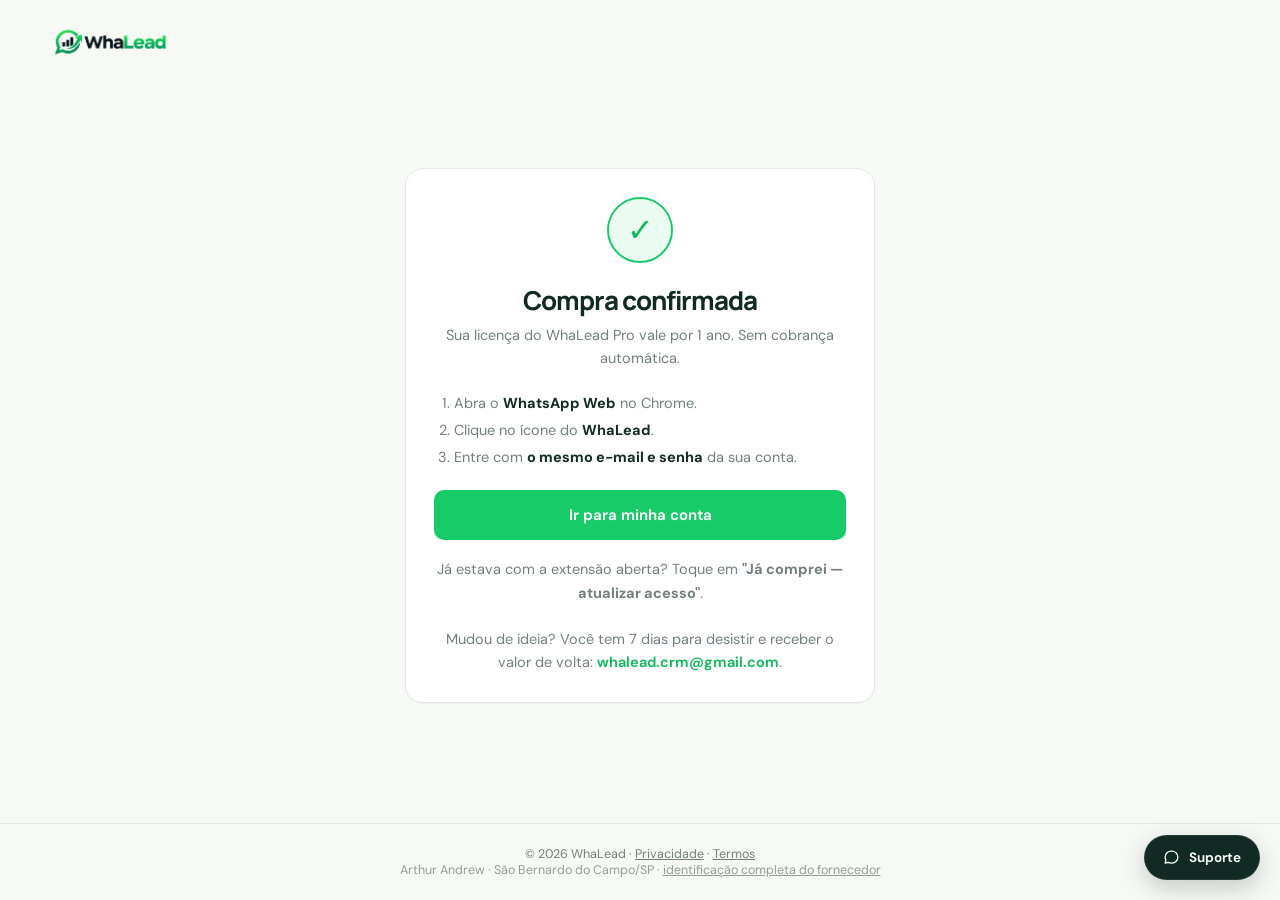
<file: obrigado.html>
<!doctype html>
<html lang="pt-BR">
<head>
<meta charset="utf-8">
<meta name="viewport" content="width=device-width,initial-scale=1">
<title>Compra confirmada — WhaLead</title>
<meta name="robots" content="noindex">
<link rel="icon" href="brand.png">
<link rel="stylesheet" href="conta.css">
<style>
.ok{width:66px;height:66px;border-radius:50%;background:#ecfbf1;color:#11b95d;
  display:grid;place-items:center;font-size:32px;margin:0 auto 22px;border:2px solid #17cb68}
.caixa{text-align:center;max-width:470px}
ol{text-align:left;margin:24px 0}
</style>
</head>
<body>
<header><a class="brand" href="index.html"><img src="logo-whalead.png" alt="WhaLead"></a></header>
<main><div class="caixa">
  <div class="cartao">
    <div class="ok">✓</div>
    <h1 style="font-size:26px">Compra confirmada</h1>
    <p class="sub" style="margin-bottom:0">Sua licença do WhaLead Pro vale por 1 ano. Sem cobrança automática.</p>
    <ol>
      <li>Abra o <b>WhatsApp Web</b> no Chrome.</li>
      <li>Clique no ícone do <b>WhaLead</b>.</li>
      <li>Entre com <b>o mesmo e-mail e senha</b> da sua conta.</li>
    </ol>
    <a class="btn verde" href="painel.html">Ir para minha conta</a>
    <p class="dica" style="margin-top:18px">Já estava com a extensão aberta? Toque em
      <b>"Já comprei — atualizar acesso"</b>.<br><br>
      Mudou de ideia? Você tem <span data-t="garantia">7</span> dias para desistir e
      receber o valor de volta: <a data-suporte style="color:#11b95d;font-weight:650">whalead.crm@gmail.com</a>.</p>
  </div>
</div></main>
<footer>© <span data-t="ano">2026</span> WhaLead ·
  <a href="privacidade.html">Privacidade</a> · <a href="termos.html">Termos</a>
  <!-- Decreto 7.962/2013, art. 2º: quem vende tem que estar identificado
       em local de fácil visualização, em toda página que oferta ou fecha. -->
  <br><span style="font-size:12.5px;opacity:.75">Arthur Andrew · São Bernardo do Campo/SP · <a href="termos.html#identificacao">identificação completa do fornecedor</a></span></footer>
<script src="config.js?v=10"></script>
<script src="comum.js?v=10"></script>
</body>
</html>
</file>
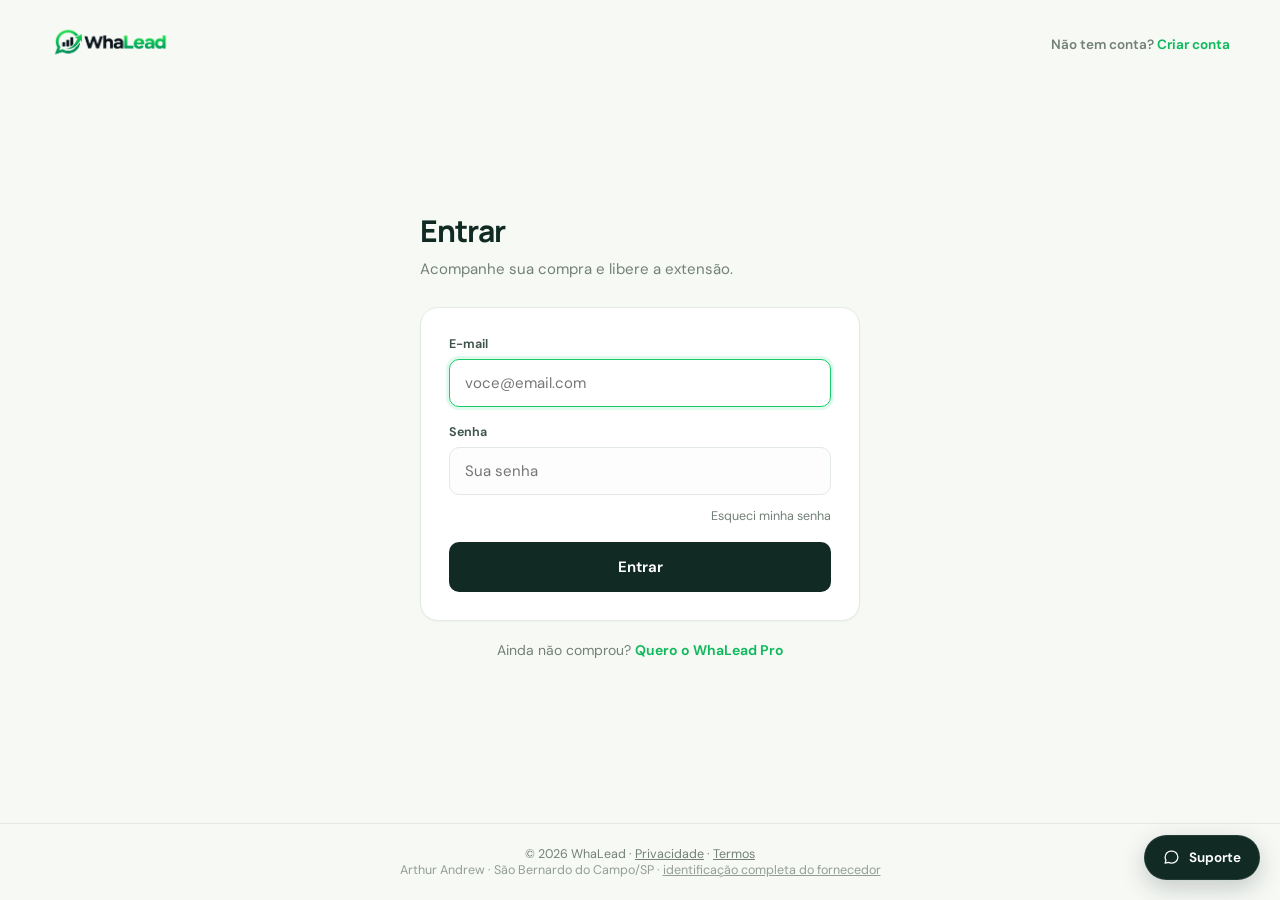
<file: painel.html>
<!doctype html>
<html lang="pt-BR">
<head>
<meta charset="utf-8">
<meta name="viewport" content="width=device-width,initial-scale=1">
<title>Minha conta — WhaLead</title>
<meta name="robots" content="noindex">
<link rel="icon" href="brand.png">
<link rel="stylesheet" href="conta.css">
<style>main{place-items:start center}.caixa{max-width:700px}</style>
</head>
<body>
<header>
  <a class="brand" href="index.html"><img src="logo-whalead.png" alt="WhaLead"></a>
  <nav><button class="sairlink" id="sair">Sair</button></nav>
</header>

<main><div class="caixa">
  <div class="carregando" id="carregando">Carregando sua conta…</div>

  <div id="tudo" class="oculto">
    <h1>Minha conta</h1>
    <p class="sub" id="ola">—</p>
    <div class="erro" id="erro"></div>

    <div class="cartao">
      <span class="pino" id="pino">—</span>
      <h2 id="titulo">—</h2>
      <p id="detalhe">—</p>
      <div id="acoes" style="margin-top:20px"></div>
    </div>

    <div class="cartao oculto" id="comoUsar">
      <h3>Como liberar a extensão</h3>
      <ol>
        <li>Instale o <b>WhaLead</b> no Chrome, se ainda não instalou.</li>
        <li>Abra o WhatsApp Web e clique no ícone do WhaLead.</li>
        <li>Entre com <b>este mesmo e-mail e senha</b>. Pronto.</li>
      </ol>
    </div>

    <div class="cartao">
      <h3>Seus dados</h3>
      <dl>
        <dt>E-mail</dt><dd id="dEmail">—</dd>
        <dt>Nome</dt><dd id="dNome">—</dd>
        <dt>Telefone</dt><dd id="dTel">—</dd>
        <dt>Cliente desde</dt><dd id="dDesde">—</dd>
        <dt>Computador conectado</dt><dd id="dPc">—</dd>
      </dl>
    </div>
  </div>
</div></main>

<footer>© <span data-t="ano">2026</span> WhaLead ·
  <a href="privacidade.html">Privacidade</a> · <a href="termos.html">Termos</a>
  <!-- Decreto 7.962/2013, art. 2º: quem vende tem que estar identificado
       em local de fácil visualização, em toda página que oferta ou fecha. -->
  <br><span style="font-size:12.5px;opacity:.75">Arthur Andrew · São Bernardo do Campo/SP · <a href="termos.html#identificacao">identificação completa do fornecedor</a></span></footer>

<script src="config.js?v=10"></script>
<script src="comum.js?v=10"></script>
<script>
(function () {
  var C = window.WHALEAD_CONFIG || {};
  var sessao = localStorage.getItem('wl_sessao');
  var el = function (i) { return document.getElementById(i); };

  if (!C.api) {        // servidor ainda não publicado
    el('carregando').innerHTML = 'A área do cliente entra no ar junto com o servidor ' +
      'de licenças.<br><br><a class="btn verde" style="max-width:280px;margin:0 auto" ' +
      'href="index.html">Voltar para o site</a>';
    return;
  }
  if (!sessao) { location.replace('entrar.html'); return; }

  function fone(t) {
    var n = String(t || '').replace(/\D+/g, '');
    if (n.length === 11) return '(' + n.slice(0,2) + ') ' + n.slice(2,7) + '-' + n.slice(7);
    if (n.length === 10) return '(' + n.slice(0,2) + ') ' + n.slice(2,6) + '-' + n.slice(6);
    return n;
  }
  function diaBR(iso) { if (!/^\d{4}-\d{2}-\d{2}$/.test(iso || '')) return '';
    var p = iso.split('-'); return p[2] + '/' + p[1] + '/' + p[0]; }
  function erro(t) { el('erro').textContent = t; el('erro').className = 'erro on'; }

  el('sair').onclick = function () {
    fetch(C.api + '/sair', { method: 'POST', headers: { 'content-type': 'application/json' },
      body: JSON.stringify({ sessao: sessao }) }).catch(function () {});
    localStorage.removeItem('wl_sessao');
    location.replace('entrar.html');
  };

  async function comprar(bt) {
    bt.disabled = true; var antes = bt.textContent; bt.textContent = 'Abrindo o pagamento…';
    try {
      var r = await fetch(C.api + '/comprar', { method: 'POST',
        headers: { 'content-type': 'application/json' },
        body: JSON.stringify({ sessao: sessao }) });
      var j = await r.json();
      if (j.ok && j.link) { location.href = j.link; return; }
      erro(j.erro === 'sessao_invalida' ? 'Sua sessão expirou. Entre de novo.'
        : 'Não consegui abrir o pagamento agora. Tente em alguns instantes.');
    } catch (e) { erro('Não consegui falar com o servidor. Confira sua internet.'); }
    bt.disabled = false; bt.textContent = antes;
  }

  function pintar(d) {
    el('carregando').classList.add('oculto');
    el('tudo').classList.remove('oculto');
    el('ola').textContent = d.nome ? 'Olá, ' + d.nome + '.' : 'Bem-vindo.';
    el('dEmail').textContent = d.email || '—';
    el('dNome').textContent = d.nome || '—';
    el('dTel').textContent = fone(d.telefone) || '—';
    el('dDesde').textContent = d.desde ? new Date(d.desde).toLocaleDateString('pt-BR') : '—';
    el('dPc').textContent = d.computador || 'nenhum ainda';

    var pino = el('pino'), tit = el('titulo'), det = el('detalhe'), ac = el('acoes');
    ac.innerHTML = '';

    if (d.plano === 'ativo' || d.plano === 'teste') {
      pino.className = 'pino p-ativo'; pino.textContent = '● Acesso liberado';
      tit.textContent = 'Tudo certo. Seu acesso está liberado.';
      /* o servidor sempre manda uma data; o segundo texto é só rede de
         segurança para um comprovante antigo guardado no navegador.    */
      det.textContent = d.ate
        ? 'Sua licença vale até ' + diaBR(d.ate) + '. Nada é cobrado automaticamente.'
        : 'Licença ativa. Recarregue a página para ver a data de validade.';
      el('comoUsar').classList.remove('oculto');
    } else {
      pino.className = 'pino p-sem'; pino.textContent = '● Falta liberar';
      tit.textContent = 'Seu acesso ainda não foi liberado';
      det.textContent = d.motivo || ((C.preco || '') +
        ' pela licença de 1 ano, com ' + (C.garantiaDias || 7) + ' dias de garantia.');
      var b = document.createElement('button');
      b.className = 'btn verde'; b.textContent = 'Comprar agora';
      b.onclick = function () { comprar(b); };
      ac.appendChild(b);
      el('comoUsar').classList.add('oculto');
    }
  }

  (async function () {
    try {
      var r = await fetch(C.api + '/eu', { method: 'POST',
        headers: { 'content-type': 'application/json' },
        body: JSON.stringify({ sessao: sessao }) });
      if (r.status === 401) { localStorage.removeItem('wl_sessao');
        location.replace('entrar.html'); return; }
      var j = await r.json();
      if (!j.ok) throw new Error('ruim');
      pintar(j);
      // veio direto do cadastro: já abre o pagamento
      if (new URLSearchParams(location.search).get('comprar') === '1'
          && j.plano !== 'ativo') {
        var bt = el('acoes').querySelector('button'); if (bt) comprar(bt);
      }
    } catch (e) {
      el('carregando').textContent =
        'Não consegui carregar sua conta. Confira sua internet e atualize a página.';
    }
  })();
})();
</script>
</body>
</html>
</file>
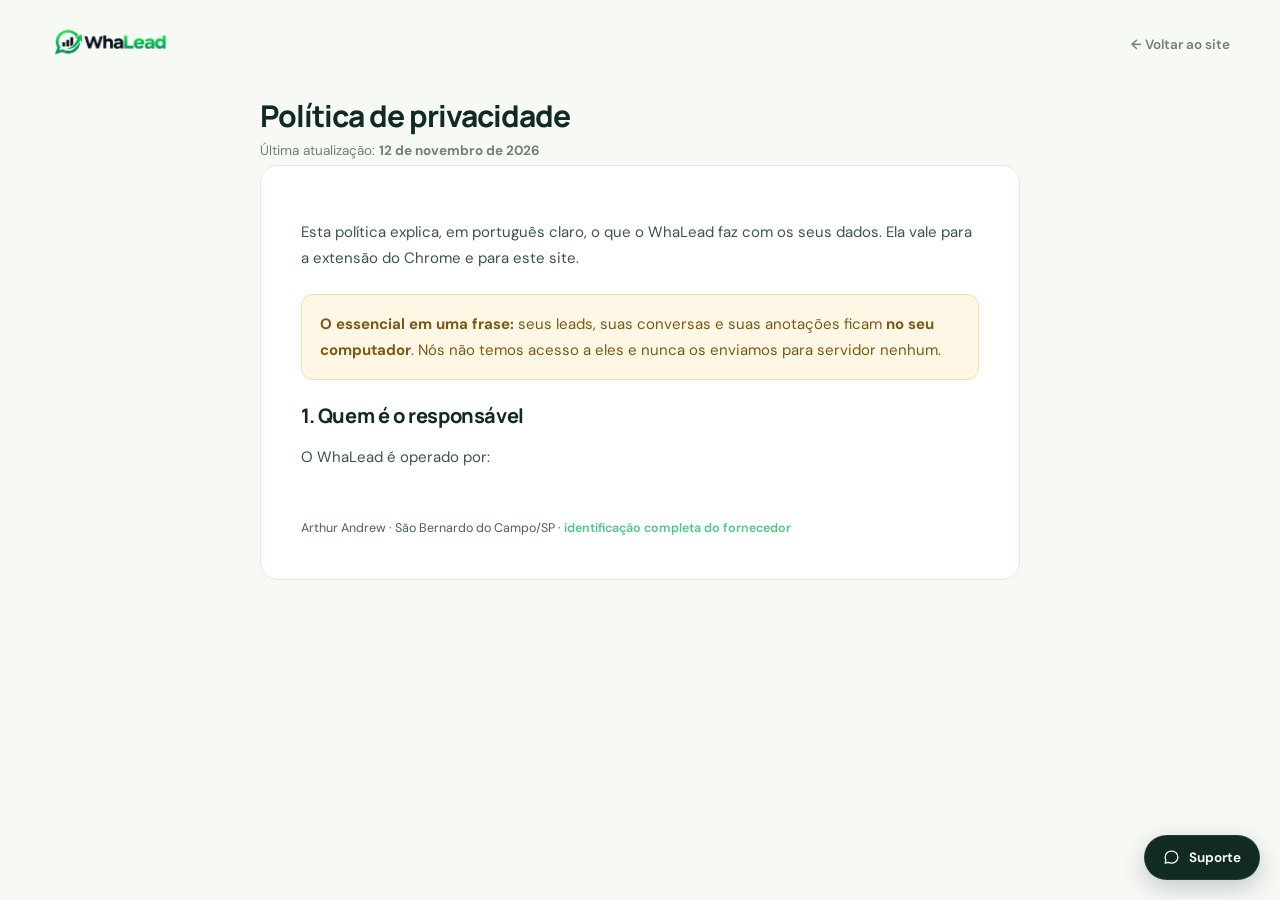
<file: privacidade.html>
<!doctype html>
<html lang="pt-BR">
<head>
<meta charset="utf-8">
<meta name="viewport" content="width=device-width,initial-scale=1">
<!-- Fora dos buscadores: a identificação fica disponível a quem
     abre a página, mas não vira resultado de pesquisa nem cache. -->
<meta name="robots" content="noindex,noarchive">
<title>Política de privacidade — WhaLead</title>
<link rel="icon" href="brand.png">
<link rel="stylesheet" href="conta.css">
<style>
main{place-items:start center;padding-top:10px}
.caixa{max-width:760px}
.doc{background:#fff;border:1px solid var(--line);border-radius:18px;padding:38px 40px;line-height:1.75}
.doc h2{font:750 20px Manrope,sans-serif;margin:34px 0 10px;letter-spacing:-.4px}
.doc h2:first-of-type{margin-top:22px}
.doc p,.doc li{color:#3d5449;font-size:15px}
.doc ul{padding-left:22px}.doc li{margin-bottom:7px}
.doc a{color:#11b95d;font-weight:600}
.data{color:var(--muted);font-size:13.5px;margin:0 0 6px}
table{width:100%;border-collapse:collapse;margin:16px 0;font-size:14px}
th,td{text-align:left;padding:10px 12px;border-bottom:1px solid var(--line);vertical-align:top}
th{font-weight:700;color:var(--ink);background:var(--cream)}
.aviso{background:#fff7e6;border:1px solid #f0dcb0;border-radius:12px;padding:16px 18px;margin:22px 0}
.aviso p{margin:0;color:#7a5a12}
@media(max-width:640px){.doc{padding:26px 22px}}
</style>
</head>
<body>
<header><a class="brand" href="index.html"><img src="logo-whalead.png" alt="WhaLead"></a>
  <nav><a href="index.html">← Voltar ao site</a></nav></header>
<main><div class="caixa">
  <h1>Política de privacidade</h1>
  <p class="data">Última atualização: <b>12 de novembro de 2026</b></p>
  <div class="doc">

<p>Esta política explica, em português claro, o que o WhaLead faz com os seus dados.
Ela vale para a extensão do Chrome e para este site.</p>

<div class="aviso"><p><b>O essencial em uma frase:</b> seus leads, suas conversas e suas
anotações ficam <b>no seu computador</b>. Nós não temos acesso a eles e nunca os
enviamos para servidor nenhum.</p></div>

<h2 id="identificacao">1. Quem é o responsável</h2>
<p>O WhaLead é operado por:</p>
<!-- Responsável pelo tratamento (LGPD) e exigência da Chrome Web Store.
<p><b>Arthur Andrew</b><br>
CPF: 320.485.898-71<br>
Endereço: Rua Ismael Emiliano da Silva — Demarchi<br>
São Bernardo do Campo/SP — CEP 09811-360<br>
Contato: <a data-suporte>whalead.crm@gmail.com</a></p>

<h2>2. O que fica só no seu computador</h2>
<p>Tudo que você usa no dia a dia é gravado no armazenamento local do seu navegador:</p>
<ul>
  <li>seus leads, com nome, telefone, etapa do funil, valor e anotações;</li>
  <li>o histórico e o conteúdo das conversas que você acompanha;</li>
  <li>as mensagens que você escreve, agenda ou dispara;</li>
  <li>seus lembretes, cadências e configurações.</li>
</ul>
<p>Nada disso é enviado para nós. Se você desinstalar a extensão, esses dados somem
com ela — por isso vale exportar antes.</p>

<h2>3. O que o nosso servidor recebe</h2>
<p>Só o necessário para confirmar que a sua compra é válida:</p>
<table>
  <tr><th>Dado</th><th>Para quê</th></tr>
  <tr><td>Seu e-mail</td><td>Identificar sua conta e falar com você</td></tr>
  <tr><td>Seu nome</td><td>Tratar você pelo nome (opcional)</td></tr>
  <tr><td>Seu telefone</td><td>Falar com você sobre a sua compra, o recibo e o
    suporte. Pedimos na criação da conta. <b>Não usamos para propaganda</b> e não
    passamos para ninguém</td></tr>
  <tr><td>Senha</td><td>Guardada apenas como resumo criptográfico (PBKDF2-SHA256).
    Não guardamos a senha em si, e não temos como descobri-la</td></tr>
  <tr><td>Um código do computador</td><td>Garantir o limite de um computador por vez.
    É um número aleatório — não identifica a máquina nem você</td></tr>
  <tr><td>Versão da extensão</td><td>Saber quem precisa atualizar</td></tr>
</table>
<p>Repare na diferença: o telefone que pedimos é <b>o seu</b>, o de quem compra.
Os números dos <b>seus clientes</b> nunca saem do seu computador — não recebemos
seus contatos, suas conversas, suas mensagens nem sua agenda.</p>

<h2>4. Pagamento</h2>
<p>O pagamento é processado pelo <b>Mercado Pago</b>. Os dados do seu cartão são
digitados no ambiente deles e <b>nunca passam por nós</b>. Recebemos apenas a
confirmação de que o pagamento foi aprovado, com o seu e-mail e um identificador
da transação.</p>

<h2>5. Base legal e seus direitos (LGPD)</h2>
<p>Tratamos seus dados para executar o contrato de licença de uso (art. 7º, V da
LGPD) e para cumprir obrigações legais, como a guarda de registros fiscais.</p>
<p>Você pode, a qualquer momento, pedir: confirmação de tratamento, acesso aos
dados, correção, portabilidade, anonimização ou exclusão. Basta escrever para
<a data-suporte>whalead.crm@gmail.com</a>. Respondemos em até 15 dias.</p>

<h2>6. Por quanto tempo guardamos</h2>
<p>Dados de conta ficam enquanto a conta existir. Registros de pagamento são
guardados por <b>5 anos</b>, prazo exigido pela legislação fiscal e de consumo.
Pedindo exclusão, apagamos tudo que não for obrigatório manter.</p>

<h2>7. Com quem compartilhamos</h2>
<p>Com ninguém, para fins de marketing. Apenas com quem é indispensável para o
serviço funcionar: o Mercado Pago (pagamento) e a Cloudflare (hospedagem do
servidor). Não vendemos dados.</p>

<h2>8. Cookies</h2>
<p>Este site não usa cookies de rastreamento nem ferramentas de publicidade.
Guardamos apenas o seu token de acesso no navegador, para manter você conectado.</p>

<h2>9. Segurança</h2>
<p>Todo o tráfego é cifrado (HTTPS). Senhas são guardadas apenas como resumo, com
sal próprio. O token de sessão é guardado em forma resumida: mesmo que o nosso
banco vazasse, ninguém entraria na sua conta com ele.</p>

<h2>10. Mudanças nesta política</h2>
<p>Se algo mudar, atualizamos a data no topo e, se for relevante, avisamos por
e-mail. A versão em vigor é sempre a desta página.</p>

<h2>11. Marcas</h2>
<p>WhatsApp é marca registrada da WhatsApp LLC. O WhaLead é um produto
independente, sem afiliação, patrocínio ou endosso da WhatsApp LLC ou da Meta.</p>
  </div>
</div></main>
<footer>© <span data-t="ano">2026</span> WhaLead ·
  <a href="privacidade.html">Privacidade</a> · <a href="termos.html">Termos</a>
  <!-- Decreto 7.962/2013, art. 2º: quem vende tem que estar identificado
       em local de fácil visualização, em toda página que oferta ou fecha. -->
  <br><span style="font-size:12.5px;opacity:.75">Arthur Andrew · São Bernardo do Campo/SP · <a href="termos.html#identificacao">identificação completa do fornecedor</a></span></footer>
<script src="config.js?v=10"></script>
<script src="comum.js?v=10"></script>
</body>
</html>
</file>
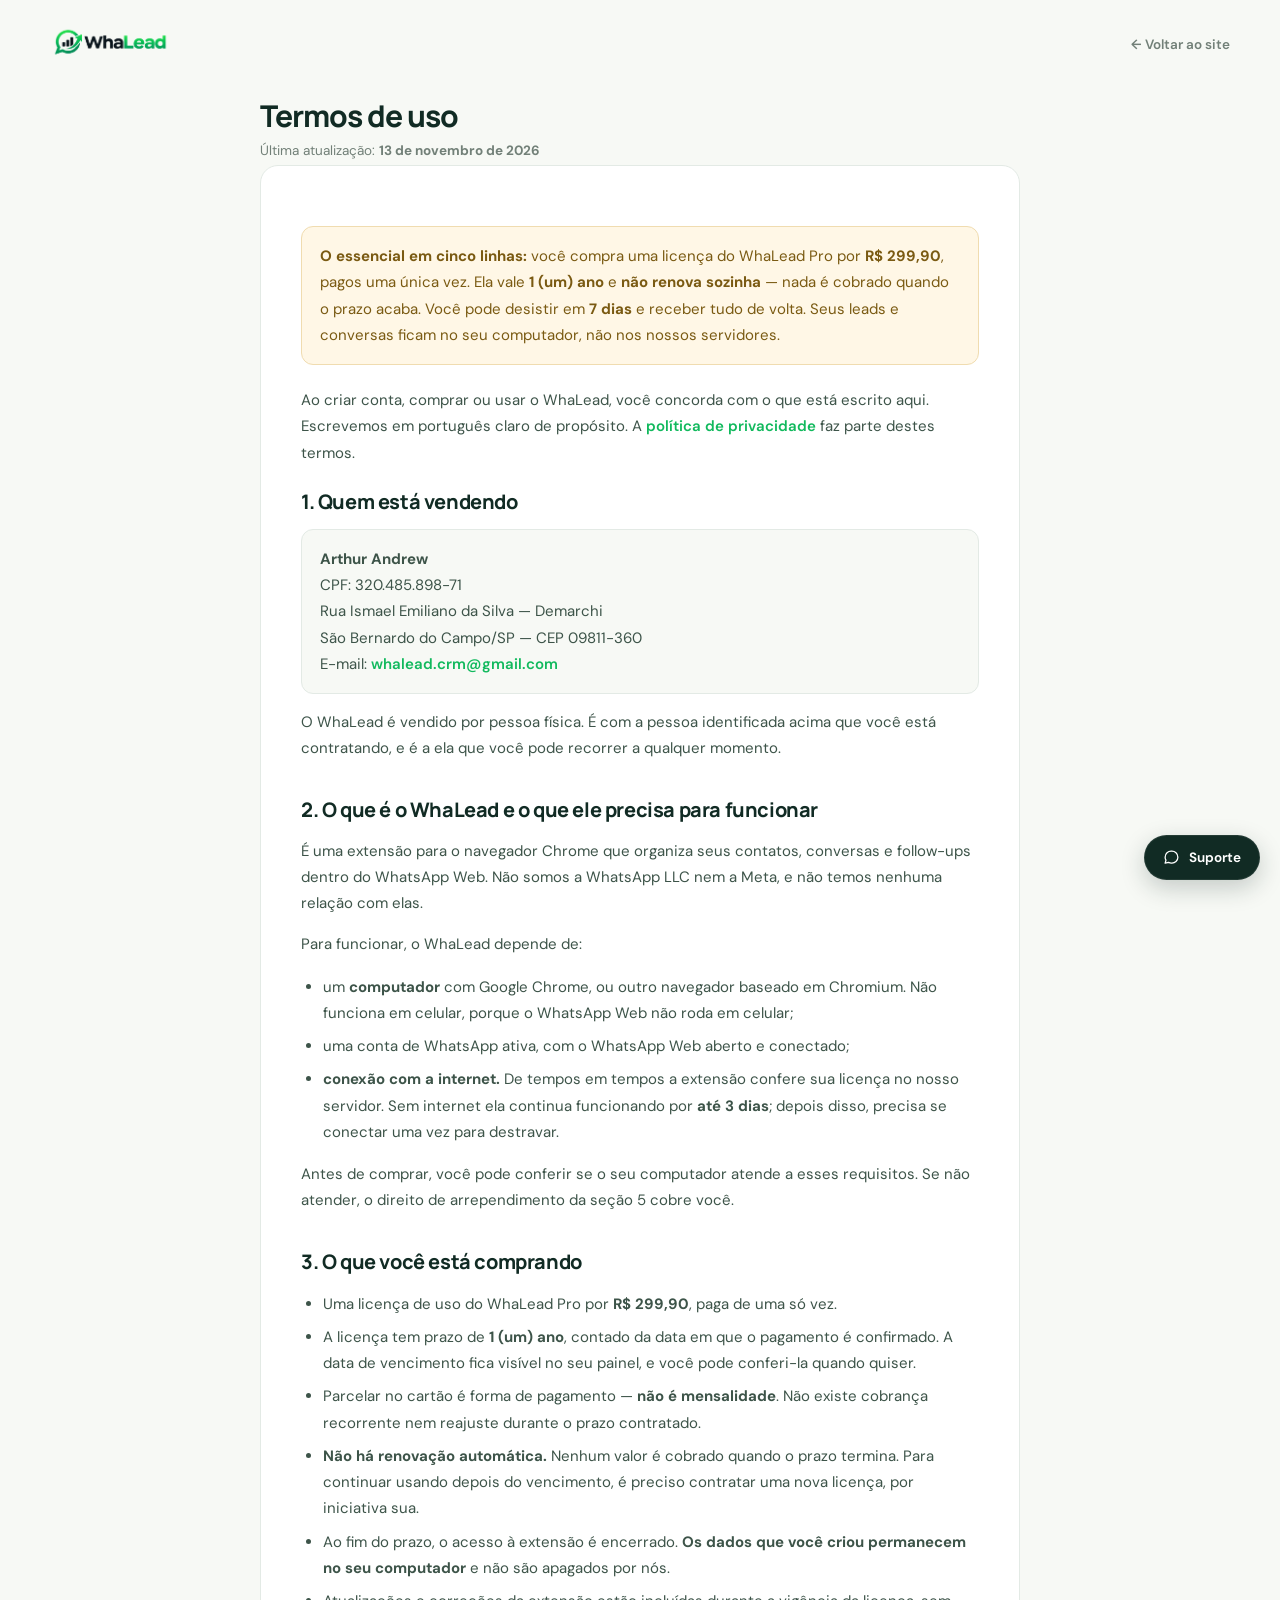
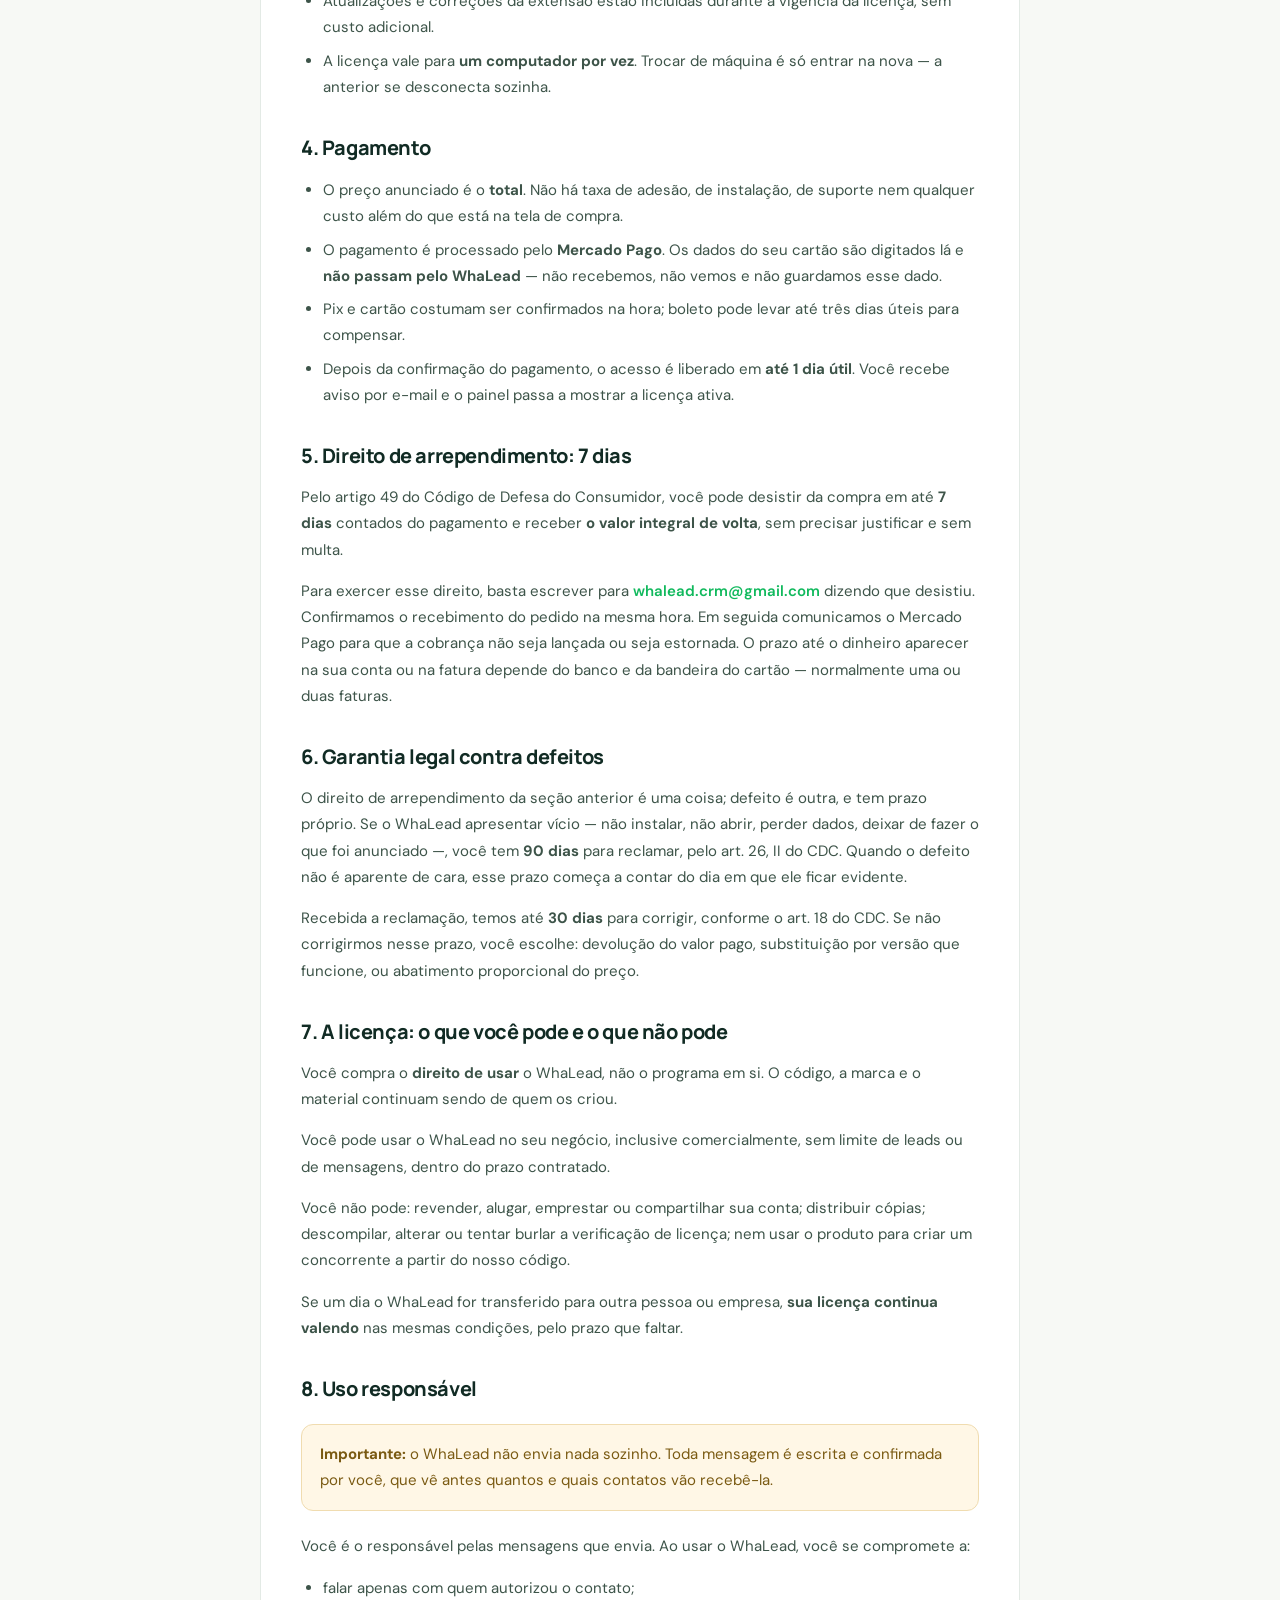
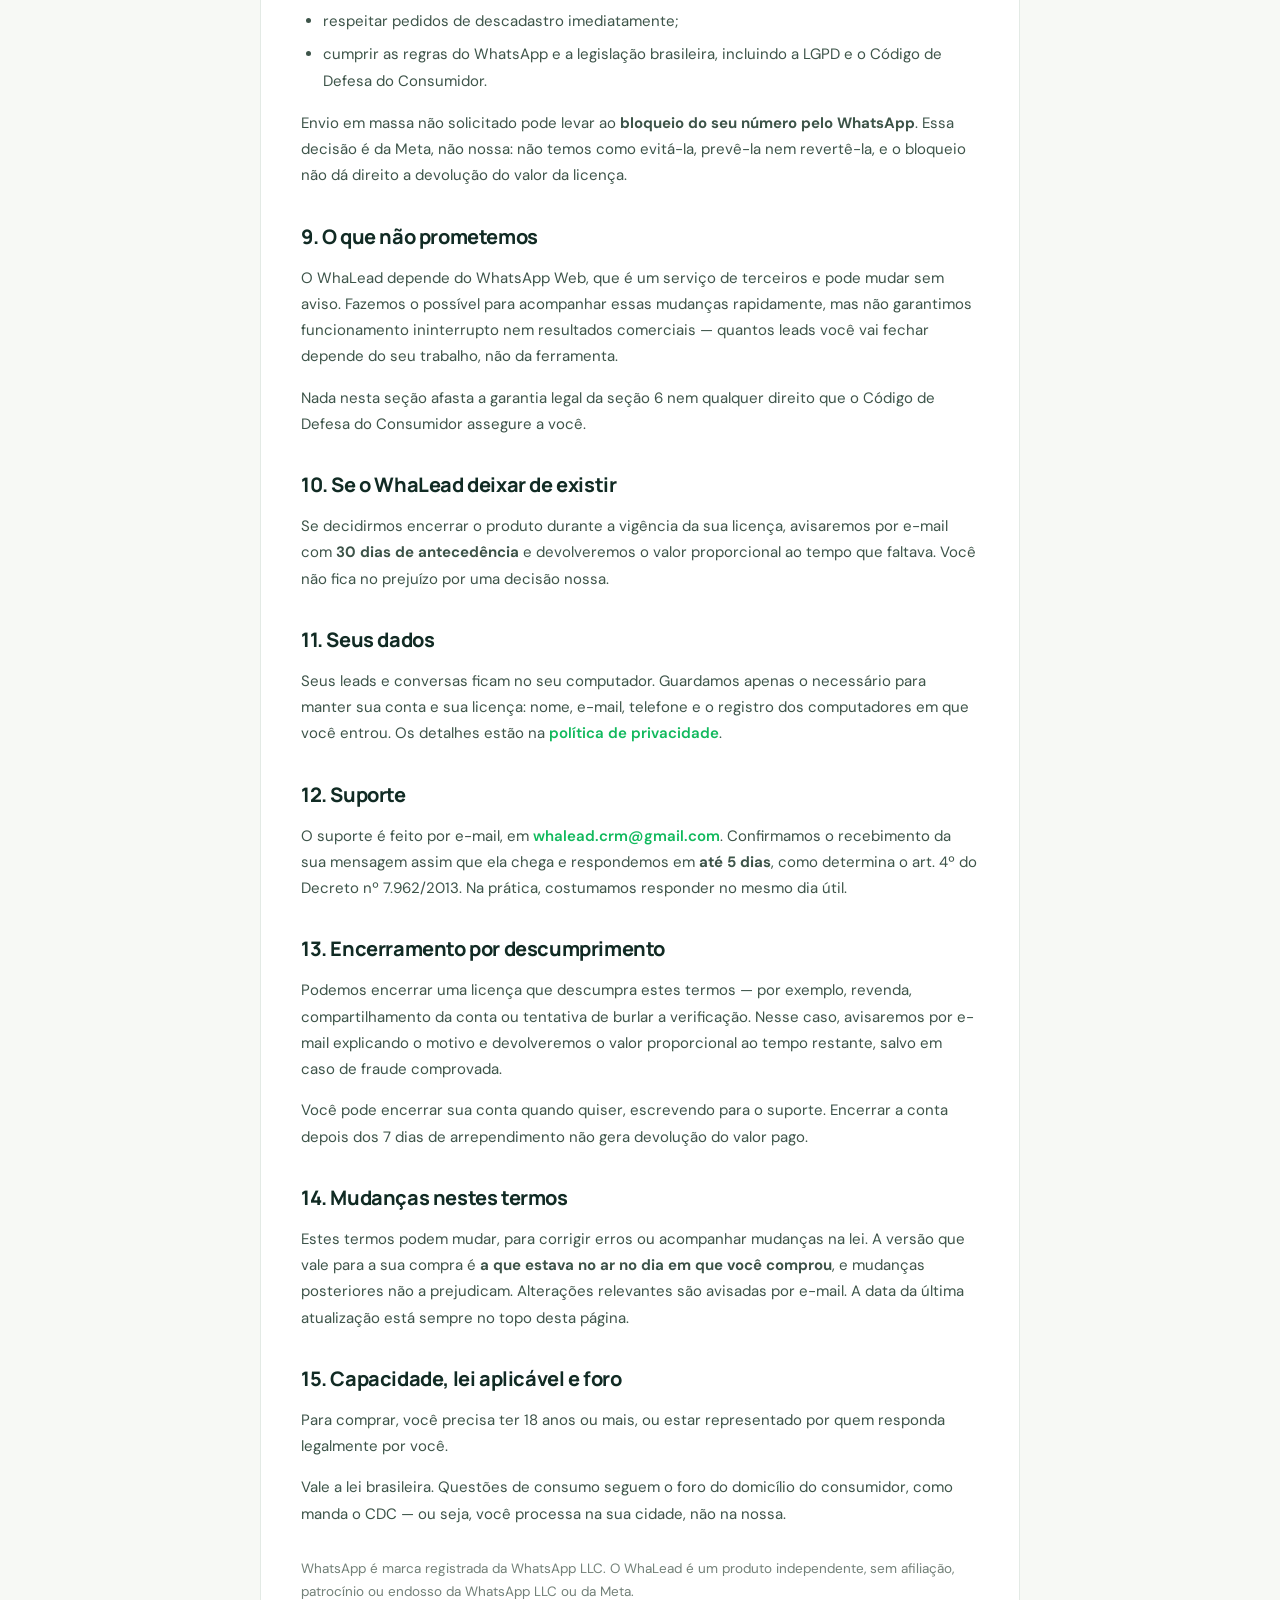
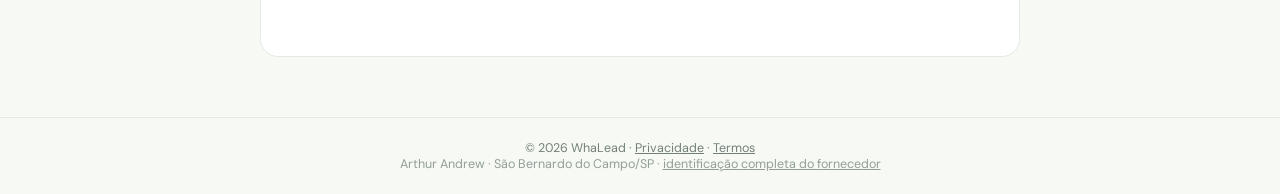
<file: termos.html>
<!doctype html>
<html lang="pt-BR">
<head>
<meta charset="utf-8">
<meta name="viewport" content="width=device-width,initial-scale=1">
<!-- Fora dos buscadores: a identificação fica disponível a quem
     abre a página, mas não vira resultado de pesquisa nem cache. -->
<meta name="robots" content="noindex,noarchive">
<title>Termos de uso — WhaLead</title>
<link rel="icon" href="brand.png">
<link rel="stylesheet" href="conta.css">
<style>
main{place-items:start center;padding-top:10px}
.caixa{max-width:760px}
.doc{background:#fff;border:1px solid var(--line);border-radius:18px;padding:38px 40px;line-height:1.75}
.doc h2{font:750 20px Manrope,sans-serif;margin:34px 0 10px;letter-spacing:-.4px}
.doc h2:first-of-type{margin-top:22px}
.doc p,.doc li{color:#3d5449;font-size:15px}
.doc ul{padding-left:22px}.doc li{margin-bottom:7px}
.doc a{color:#11b95d;font-weight:600}
.data{color:var(--muted);font-size:13.5px;margin:0 0 6px}
table{width:100%;border-collapse:collapse;margin:16px 0;font-size:14px}
th,td{text-align:left;padding:10px 12px;border-bottom:1px solid var(--line);vertical-align:top}
th{font-weight:700;color:var(--ink);background:var(--cream)}
.aviso{background:#fff7e6;border:1px solid #f0dcb0;border-radius:12px;padding:16px 18px;margin:22px 0}
.aviso p{margin:0;color:#7a5a12}
.ident{background:var(--cream);border:1px solid var(--line);border-radius:12px;padding:16px 18px;margin:14px 0}
.ident p{margin:0}
@media(max-width:640px){.doc{padding:26px 22px}}
</style>
</head>
<body>
<header><a class="brand" href="index.html"><img src="logo-whalead.png" alt="WhaLead"></a>
  <nav><a href="index.html">← Voltar ao site</a></nav></header>
<main><div class="caixa">
  <h1>Termos de uso</h1>
  <p class="data">Última atualização: <b>13 de novembro de 2026</b></p>
  <div class="doc">

<div class="aviso"><p><b>O essencial em cinco linhas:</b> você compra uma licença do
WhaLead Pro por <b><span data-t="preco">R$ 299,90</span></b>, pagos uma única vez.
Ela vale <b><span data-t="validade">1 (um) ano</span></b> e <b>não renova sozinha</b> —
nada é cobrado quando o prazo acaba. Você pode desistir em
<b><span data-t="garantia">7</span> dias</b> e receber tudo de volta. Seus leads e
conversas ficam no seu computador, não nos nossos servidores.</p></div>

<p>Ao criar conta, comprar ou usar o WhaLead, você concorda com o que está escrito
aqui. Escrevemos em português claro de propósito. A
<a href="privacidade.html">política de privacidade</a> faz parte destes termos.</p>

<h2 id="identificacao">1. Quem está vendendo</h2>
<!-- Decreto 7.962/2013, art. 2º, I e II: nome, CPF e endereço físico em local
     de destaque. Por isso esta seção é a primeira do documento. -->
<div class="ident"><p><b>Arthur Andrew</b><br>
CPF: 320.485.898-71<br>
Rua Ismael Emiliano da Silva — Demarchi<br>
São Bernardo do Campo/SP — CEP 09811-360<br>
E-mail: <a data-suporte>whalead.crm@gmail.com</a></p></div>
<p>O WhaLead é vendido por pessoa física. É com a pessoa identificada acima que
você está contratando, e é a ela que você pode recorrer a qualquer momento.</p>

<h2>2. O que é o WhaLead e o que ele precisa para funcionar</h2>
<p>É uma extensão para o navegador Chrome que organiza seus contatos, conversas e
follow-ups dentro do WhatsApp Web. Não somos a WhatsApp LLC nem a Meta, e não temos
nenhuma relação com elas.</p>
<p>Para funcionar, o WhaLead depende de:</p>
<ul>
  <li>um <b>computador</b> com Google Chrome, ou outro navegador baseado em Chromium.
    Não funciona em celular, porque o WhatsApp Web não roda em celular;</li>
  <li>uma conta de WhatsApp ativa, com o WhatsApp Web aberto e conectado;</li>
  <li><b>conexão com a internet.</b> De tempos em tempos a extensão confere sua
    licença no nosso servidor. Sem internet ela continua funcionando por
    <!-- este prazo é a variável DIAS_OFFLINE do servidor. Mudou lá, mude aqui. -->
    <b>até 3 dias</b>; depois disso, precisa se conectar uma vez para destravar.</li>
</ul>
<p>Antes de comprar, você pode conferir se o seu computador atende a esses
requisitos. Se não atender, o direito de arrependimento da seção 5 cobre você.</p>

<h2>3. O que você está comprando</h2>
<ul>
  <li>Uma licença de uso do WhaLead Pro por <b><span data-t="preco">R$ 299,90</span></b>,
    paga de uma só vez.</li>
  <li>A licença tem prazo de <b><span data-t="validade">1 (um) ano</span></b>, contado
    da data em que o pagamento é confirmado. A data de vencimento fica visível no seu
    painel, e você pode conferi-la quando quiser.</li>
  <li>Parcelar no cartão é forma de pagamento — <b>não é mensalidade</b>. Não existe
    cobrança recorrente nem reajuste durante o prazo contratado.</li>
  <li><b>Não há renovação automática.</b> Nenhum valor é cobrado quando o prazo
    termina. Para continuar usando depois do vencimento, é preciso contratar uma nova
    licença, por iniciativa sua.</li>
  <li>Ao fim do prazo, o acesso à extensão é encerrado. <b>Os dados que você criou
    permanecem no seu computador</b> e não são apagados por nós.</li>
  <li>Atualizações e correções da extensão estão incluídas durante a vigência da
    licença, sem custo adicional.</li>
  <li>A licença vale para <b>um computador por vez</b>. Trocar de máquina é só entrar
    na nova — a anterior se desconecta sozinha.</li>
</ul>

<h2>4. Pagamento</h2>
<ul>
  <li>O preço anunciado é o <b>total</b>. Não há taxa de adesão, de instalação, de
    suporte nem qualquer custo além do que está na tela de compra.</li>
  <li>O pagamento é processado pelo <b>Mercado Pago</b>. Os dados do seu cartão são
    digitados lá e <b>não passam pelo WhaLead</b> — não recebemos, não vemos e não
    guardamos esse dado.</li>
  <li>Pix e cartão costumam ser confirmados na hora; boleto pode levar até três dias
    úteis para compensar.</li>
  <li>Depois da confirmação do pagamento, o acesso é liberado em <b>até 1 dia útil</b>.
    Você recebe aviso por e-mail e o painel passa a mostrar a licença ativa.</li>
</ul>

<h2>5. Direito de arrependimento: <span data-t="garantia">7</span> dias</h2>
<p>Pelo artigo 49 do Código de Defesa do Consumidor, você pode desistir da compra em
até <b><span data-t="garantia">7</span> dias</b> contados do pagamento e receber
<b>o valor integral de volta</b>, sem precisar justificar e sem multa.</p>
<p>Para exercer esse direito, basta escrever para <a data-suporte>whalead.crm@gmail.com</a>
dizendo que desistiu. Confirmamos o recebimento do pedido na mesma hora. Em seguida
comunicamos o Mercado Pago para que a cobrança não seja lançada ou seja estornada.
O prazo até o dinheiro aparecer na sua conta ou na fatura depende do banco e da
bandeira do cartão — normalmente uma ou duas faturas.</p>

<h2>6. Garantia legal contra defeitos</h2>
<p>O direito de arrependimento da seção anterior é uma coisa; defeito é outra, e tem
prazo próprio. Se o WhaLead apresentar vício — não instalar, não abrir, perder dados,
deixar de fazer o que foi anunciado —, você tem <b>90 dias</b> para reclamar, pelo
art. 26, II do CDC. Quando o defeito não é aparente de cara, esse prazo começa a
contar do dia em que ele ficar evidente.</p>
<p>Recebida a reclamação, temos até <b>30 dias</b> para corrigir, conforme o art. 18
do CDC. Se não corrigirmos nesse prazo, você escolhe: devolução do valor pago,
substituição por versão que funcione, ou abatimento proporcional do preço.</p>

<h2>7. A licença: o que você pode e o que não pode</h2>
<p>Você compra o <b>direito de usar</b> o WhaLead, não o programa em si. O código, a
marca e o material continuam sendo de quem os criou.</p>
<p>Você pode usar o WhaLead no seu negócio, inclusive comercialmente, sem limite de
leads ou de mensagens, dentro do prazo contratado.</p>
<p>Você não pode: revender, alugar, emprestar ou compartilhar sua conta; distribuir
cópias; descompilar, alterar ou tentar burlar a verificação de licença; nem usar o
produto para criar um concorrente a partir do nosso código.</p>
<p>Se um dia o WhaLead for transferido para outra pessoa ou empresa, <b>sua licença
continua valendo</b> nas mesmas condições, pelo prazo que faltar.</p>

<h2>8. Uso responsável</h2>
<div class="aviso"><p><b>Importante:</b> o WhaLead não envia nada sozinho. Toda
mensagem é escrita e confirmada por você, que vê antes quantos e quais contatos vão
recebê-la.</p></div>
<p>Você é o responsável pelas mensagens que envia. Ao usar o WhaLead, você se
compromete a:</p>
<ul>
  <li>falar apenas com quem autorizou o contato;</li>
  <li>respeitar pedidos de descadastro imediatamente;</li>
  <li>cumprir as regras do WhatsApp e a legislação brasileira, incluindo a LGPD e o
    Código de Defesa do Consumidor.</li>
</ul>
<p>Envio em massa não solicitado pode levar ao <b>bloqueio do seu número pelo
WhatsApp</b>. Essa decisão é da Meta, não nossa: não temos como evitá-la, prevê-la
nem revertê-la, e o bloqueio não dá direito a devolução do valor da licença.</p>

<h2>9. O que não prometemos</h2>
<p>O WhaLead depende do WhatsApp Web, que é um serviço de terceiros e pode mudar sem
aviso. Fazemos o possível para acompanhar essas mudanças rapidamente, mas não
garantimos funcionamento ininterrupto nem resultados comerciais — quantos leads você
vai fechar depende do seu trabalho, não da ferramenta.</p>
<p>Nada nesta seção afasta a garantia legal da seção 6 nem qualquer direito que o
Código de Defesa do Consumidor assegure a você.</p>

<h2>10. Se o WhaLead deixar de existir</h2>
<p>Se decidirmos encerrar o produto durante a vigência da sua licença, avisaremos por
e-mail com <b>30 dias de antecedência</b> e devolveremos o valor proporcional ao
tempo que faltava. Você não fica no prejuízo por uma decisão nossa.</p>

<h2>11. Seus dados</h2>
<p>Seus leads e conversas ficam no seu computador. Guardamos apenas o necessário para
manter sua conta e sua licença: nome, e-mail, telefone e o registro dos computadores
em que você entrou. Os detalhes estão na
<a href="privacidade.html">política de privacidade</a>.</p>

<h2>12. Suporte</h2>
<p>O suporte é feito por e-mail, em <a data-suporte>whalead.crm@gmail.com</a>.
Confirmamos o recebimento da sua mensagem assim que ela chega e respondemos em
<b>até 5 dias</b>, como determina o art. 4º do Decreto nº 7.962/2013. Na prática,
costumamos responder no mesmo dia útil.</p>

<h2>13. Encerramento por descumprimento</h2>
<p>Podemos encerrar uma licença que descumpra estes termos — por exemplo, revenda,
compartilhamento da conta ou tentativa de burlar a verificação. Nesse caso,
avisaremos por e-mail explicando o motivo e devolveremos o valor proporcional ao
tempo restante, salvo em caso de fraude comprovada.</p>
<p>Você pode encerrar sua conta quando quiser, escrevendo para o suporte. Encerrar a
conta depois dos <span data-t="garantia">7</span> dias de arrependimento não gera
devolução do valor pago.</p>

<h2>14. Mudanças nestes termos</h2>
<p>Estes termos podem mudar, para corrigir erros ou acompanhar mudanças na lei. A
versão que vale para a sua compra é <b>a que estava no ar no dia em que você
comprou</b>, e mudanças posteriores não a prejudicam. Alterações relevantes são
avisadas por e-mail. A data da última atualização está sempre no topo desta página.</p>

<h2>15. Capacidade, lei aplicável e foro</h2>
<p>Para comprar, você precisa ter 18 anos ou mais, ou estar representado por quem
responda legalmente por você.</p>
<p>Vale a lei brasileira. Questões de consumo seguem o foro do domicílio do
consumidor, como manda o CDC — ou seja, você processa na sua cidade, não na nossa.</p>

<p style="margin-top:30px;font-size:13.5px;color:#728078">WhatsApp é marca registrada
da WhatsApp LLC. O WhaLead é um produto independente, sem afiliação, patrocínio ou
endosso da WhatsApp LLC ou da Meta.</p>
  </div>
</div></main>
<footer>© <span data-t="ano">2026</span> WhaLead ·
  <a href="privacidade.html">Privacidade</a> · <a href="termos.html">Termos</a>
  <!-- Decreto 7.962/2013, art. 2º: quem vende tem que estar identificado
       em local de fácil visualização, em toda página que oferta ou fecha. -->
  <br><span style="font-size:12.5px;opacity:.75">Arthur Andrew · São Bernardo do Campo/SP · <a href="termos.html#identificacao">identificação completa do fornecedor</a></span></footer>
<script src="config.js?v=10"></script>
<script src="comum.js?v=10"></script>
</body>
</html>
</file>
<file: conta.css>
/* páginas de conta — mesma linguagem visual da página de vendas */
@import url('https://fonts.googleapis.com/css2?family=DM+Sans:wght@400;500;600;700&family=Manrope:wght@600;700;750;800&display=swap');
:root{--green:#64ed92;--bright:#17cb68;--ink:#112b24;--muted:#728078;
  --line:#e3eae5;--cream:#f7f9f5;--bad:#c0392b}
*{box-sizing:border-box}
body{margin:0;color:var(--ink);font-family:'DM Sans',sans-serif;background:var(--cream);
  min-height:100vh;display:grid;grid-template-rows:auto 1fr auto;-webkit-font-smoothing:antialiased}
a{color:inherit;text-decoration:none}
header{height:88px;max-width:1240px;margin:auto;width:100%;display:flex;
  align-items:center;justify-content:space-between;padding:0 30px}
.brand img{height:40px;object-fit:contain;display:block}
header nav{font-size:13.5px;font-weight:600;color:var(--muted)}
header nav a:hover{color:var(--ink)}
main{display:grid;place-items:center;padding:20px 24px 60px;width:100%}
.caixa{width:100%;max-width:440px}
h1{font:750 30px/1.2 Manrope,sans-serif;letter-spacing:-1px;margin:0 0 8px}
.sub{color:var(--muted);font-size:15px;line-height:1.6;margin:0 0 26px}
form,.cartao{background:#fff;border:1px solid var(--line);border-radius:18px;padding:28px;
  box-shadow:0 1px 2px rgba(17,43,36,.04)}
label{display:block;font-size:12.5px;font-weight:650;margin:0 0 7px;color:#3d5449}
.campo{margin-bottom:17px}
input{width:100%;font:inherit;font-size:15px;padding:13px 15px;border:1px solid var(--line);
  border-radius:10px;background:#fcfdfc;color:inherit;transition:border-color .15s}
input:focus{outline:none;border-color:var(--bright);background:#fff;
  box-shadow:0 0 0 3px rgba(23,203,104,.12)}
.dica{font-size:12px;color:var(--muted);margin:7px 0 0;line-height:1.55}
/* O Chrome pinta de azul o campo que ele preenche sozinho e estraga a página.
   Não dá para mudar o fundo direto: só a sombra interna engana o navegador. */
input:-webkit-autofill,input:-webkit-autofill:hover,input:-webkit-autofill:focus{
  -webkit-text-fill-color:var(--ink);-webkit-box-shadow:0 0 0 40px #fcfdfc inset;
  box-shadow:0 0 0 40px #fcfdfc inset;caret-color:var(--ink);
  transition:background-color 9999s ease-in-out 0s}
input:-webkit-autofill:focus{-webkit-box-shadow:0 0 0 40px #fff inset,
  0 0 0 3px rgba(23,203,104,.12);box-shadow:0 0 0 40px #fff inset,
  0 0 0 3px rgba(23,203,104,.12)}
button,.btn{width:100%;border:0;cursor:pointer;font:650 15px 'DM Sans',sans-serif;color:#fff;
  background:var(--ink);border-radius:10px;padding:15px;margin-top:6px;transition:background .18s;
  display:block;text-align:center}
button:hover:not(:disabled),.btn:hover{background:#0b1f1a}
button:disabled{opacity:.55;cursor:progress}
.btn.verde{background:var(--bright)}.btn.verde:hover{background:#14a85b}
.btn.claro{background:#fff;color:var(--ink);border:1px solid var(--line);margin-top:9px}
.btn.claro:hover{background:var(--cream)}
.erro{display:none;background:#fdecea;border:1px solid #f5c6c0;color:var(--bad);
  border-radius:10px;padding:12px 14px;font-size:13.5px;margin-bottom:17px;line-height:1.5}
.erro.on{display:block}
.selo{display:flex;gap:11px;align-items:flex-start;background:#ecfbf1;border:1px solid #c8ead6;
  border-radius:12px;padding:14px 16px;margin-bottom:22px;font-size:13.5px;
  color:#17603c;line-height:1.6}
.selo b{display:block;margin-bottom:2px}
.pe{text-align:center;margin:20px 0 0;font-size:14px;color:var(--muted)}
.pe a{color:#11b95d;font-weight:650}
.esq{text-align:right;margin:-8px 0 17px}
.esq a{font-size:12.5px;color:var(--muted)}
footer{border-top:1px solid var(--line);padding:22px 30px;font-size:12.5px;color:var(--muted);
  text-align:center}
footer a{color:var(--muted);text-decoration:underline}
/* painel */
.pino{display:inline-flex;align-items:center;gap:7px;font-size:12px;font-weight:700;
  padding:6px 13px;border-radius:30px;letter-spacing:.3px}
.p-ativo{background:#ecfbf1;color:#11803f}.p-sem{background:#fdecea;color:var(--bad)}
.p-teste{background:#fff7e6;color:#9a6700}
.cartao h2{font:750 21px Manrope,sans-serif;margin:10px 0 6px;letter-spacing:-.5px}
.cartao h3{font:700 15px Manrope,sans-serif;margin:0 0 14px}
.cartao p{color:var(--muted);margin:0;font-size:14.5px;line-height:1.6}
.cartao+.cartao{margin-top:16px}
dl{display:grid;grid-template-columns:auto 1fr;gap:11px 22px;margin:0;font-size:14.5px}
dt{color:var(--muted)}dd{margin:0;font-weight:600;word-break:break-word}
ol{margin:0;padding-left:20px;color:var(--muted);font-size:14.5px}
ol li{margin-bottom:9px}ol b{color:var(--ink)}
.carregando{text-align:center;padding:70px 0;color:var(--muted)}
.oculto{display:none}
.sairlink{background:none;border:0;color:var(--muted);font:inherit;font-size:13.5px;
  cursor:pointer;padding:8px;width:auto;margin:0}
.sairlink:hover{color:var(--bad);background:none}
</file>
